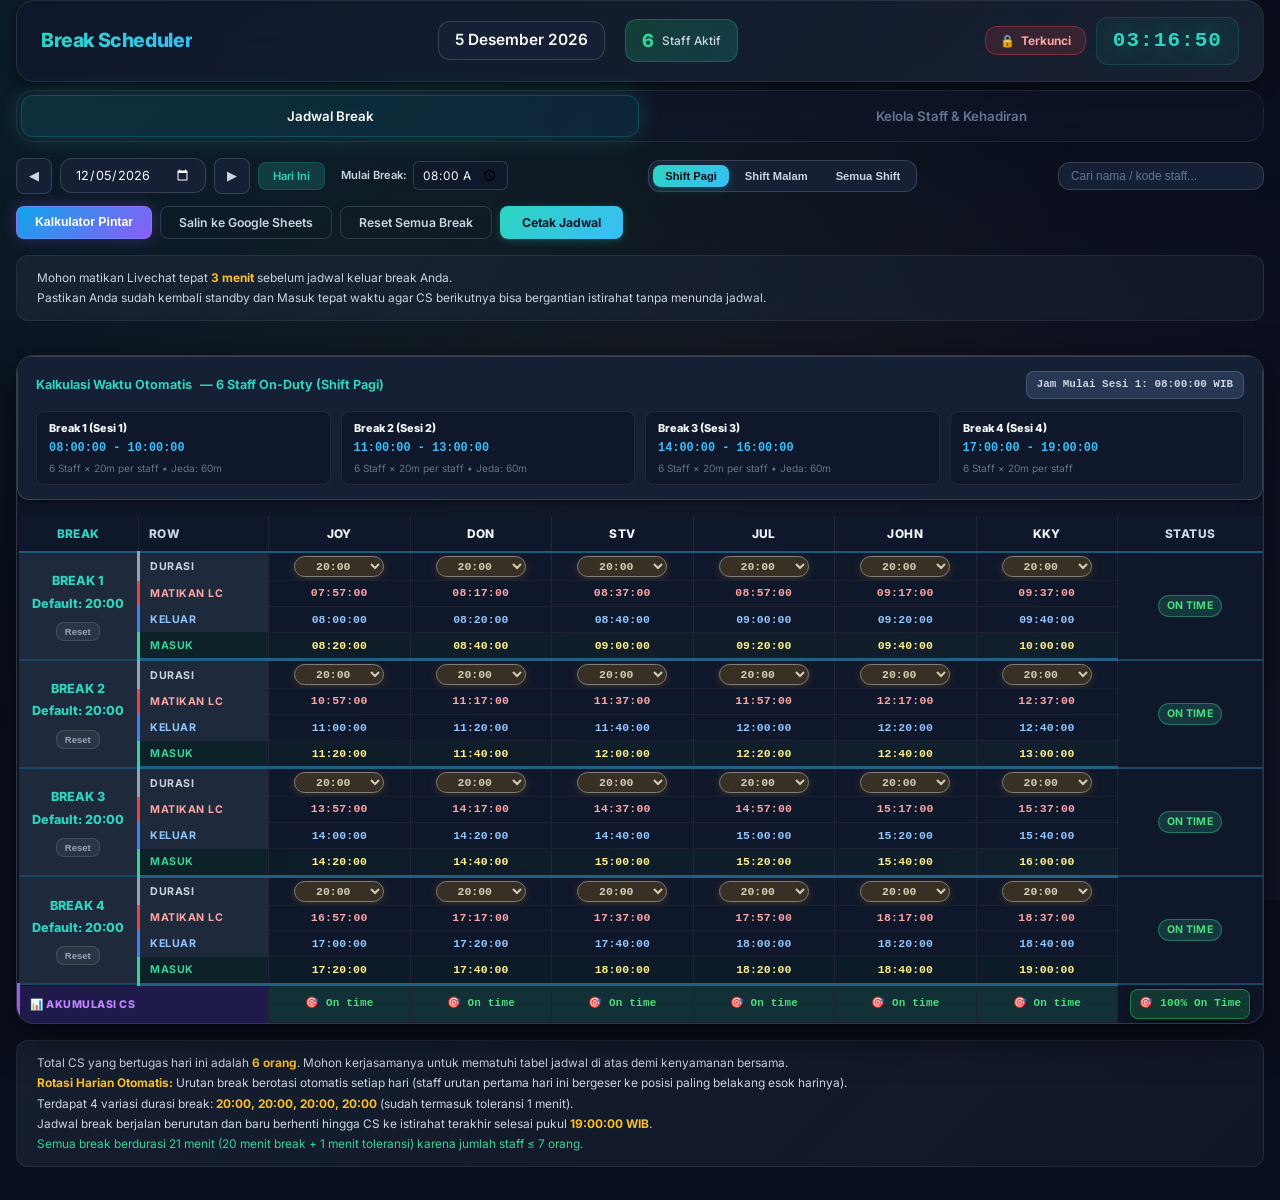
<file: index.html>
<!DOCTYPE html>
<html lang="id">

<head>
  <meta charset="UTF-8">
  <meta name="viewport" content="width=device-width, initial-scale=1.0">
  <title>Break Scheduler — Jadwal Break Staff</title>
  <meta name="description"
    content="Sistem pengaturan jadwal break staff kantor dengan kalkulasi otomatis berdasarkan jumlah staff aktif">
  <link href="https://fonts.googleapis.com/css2?family=Inter:wght@300;400;500;600;700;800;900&display=swap"
    rel="stylesheet">
  <link rel="stylesheet" href="index.css">
</head>

<body>
  <div class="app">
    <!-- ========== Header ========== -->
    <header class="header">
      <div class="header-left">
        <h1 class="logo">

          Break Scheduler
        </h1>
      </div>
      <div class="header-center">
        <div class="header-info">
          <div class="header-date" id="headerDate">—</div>
          <div class="header-badge">
            <span class="badge-count" id="activeCount">0</span>
            <span class="badge-label">Staff Aktif</span>
          </div>
        </div>
      </div>
      <div class="header-right" style="display:flex;align-items:center;gap:10px;">
        <button class="btn-lock locked" id="lockBtn" title="Status Keamanan Mode Edit">
          <span id="lockIcon">🔒</span> <span id="lockText">Terkunci</span>
        </button>
        <div class="clock" id="clock">00:00:00</div>
      </div>
    </header>

    <!-- ========== Navigation ========== -->
    <nav class="nav">
      <button class="nav-tab active" data-tab="schedule" id="navSchedule">
        <span class="nav-label">Jadwal Break</span>
      </button>
      <button class="nav-tab" data-tab="staff" id="navStaff">
        <span class="nav-label">Kelola Staff & Kehadiran</span>
      </button>
    </nav>

    <!-- ========== Tab Content ========== -->
    <main class="main">

      <!-- ===== Schedule Tab ===== -->
      <section class="tab-content active" id="tabSchedule">

        <div class="schedule-header">
          <div class="date-picker">
            <button class="btn-icon" id="prevDay" title="Hari sebelumnya">◀</button>
            <input type="date" id="scheduleDate" class="date-input">
            <button class="btn-icon" id="nextDay" title="Hari berikutnya">▶</button>
            <button class="btn-sm" id="todayBtn">Hari Ini</button>
            <div style="display:flex;align-items:center;gap:6px;margin-left:8px;">
              <label for="customBreakStartTime" style="font-size:0.8rem;color:var(--text-secondary);font-weight:600;">Mulai Break:</label>
              <input type="time" id="customBreakStartTime" class="form-input time-pick" value="08:00" style="padding:4px 8px;font-size:0.85rem;width:95px;background:var(--bg-main);color:var(--text-primary);border:1px solid var(--border-medium);border-radius:6px;" step="300">
            </div>
          </div>

          <div class="shift-filter-group" id="shiftFilterGroup">
            <button type="button" class="btn-shift active" data-shift="pagi">Shift Pagi</button>
            <button type="button" class="btn-shift" data-shift="malam">Shift Malam</button>
            <button type="button" class="btn-shift" data-shift="all">Semua Shift</button>
          </div>

          <div class="schedule-search-box">
            <input type="text" id="scheduleSearchInput" class="search-input" placeholder="Cari nama / kode staff..." autocomplete="off">
          </div>

          <div style="display:flex;gap:8px;flex-wrap:wrap;">
            <button class="btn-smart-calc" id="openSmartCalcBtn"
              title="Kalkulator Pintar untuk Hitung Staff Aktif, Durasi Break & Jarak Interval">
              Kalkulator Pintar
            </button>
            <button class="btn-secondary" id="copySheetBtn"
              title="Salin jadwal untuk ditempel ke Google Sheets / Excel">
              Salin ke Google Sheets
            </button>
            <button class="btn-secondary" id="resetAllBtn" title="Reset seluruh break hari ini ke default">
              Reset Semua Break
            </button>
            <button class="btn-primary" id="printBtn">
              Cetak Jadwal
            </button>
          </div>
        </div>

        <div class="schedule-notes top-notes">
          <p>Mohon matikan Livechat tepat <strong>3 menit</strong> sebelum jadwal keluar break Anda.</p>
          <p>Pastikan Anda sudah kembali standby dan Masuk tepat waktu agar CS berikutnya bisa bergantian istirahat
            tanpa menunda jadwal.</p>
        </div>

        <div class="table-wrapper" id="scheduleTableWrapper">
          <!-- Generated by JavaScript -->
        </div>

        <div class="schedule-notes bottom-notes" id="scheduleFooter">
          <!-- Generated by JavaScript -->
        </div>
      </section>

      <!-- ===== Staff Management Tab ===== -->
      <section class="tab-content" id="tabStaff">
        <div class="staff-section">
          <div class="card">
            <div class="card-header">
              <h2>Tambah Staff Baru</h2>
            </div>
            <div class="card-body">
              <form id="addStaffForm" class="staff-form">
                <div class="form-group">
                  <label for="staffName">Nama / Kode Staff</label>
                  <input type="text" id="staffName" class="form-input" placeholder="Contoh: PAT, KKY, SUN..."
                    maxlength="10" autocomplete="off" required>
                </div>
                <button type="submit" class="btn-primary">Tambah</button>
              </form>
            </div>
          </div>

          <div class="card">
            <div class="card-header" style="flex-wrap:wrap;gap:10px;">
              <h2>Daftar Staff</h2>
              <div style="display:flex;align-items:center;gap:8px;flex-wrap:wrap;">
                <div class="sort-btn-group">
                  <button type="button" class="btn-sm btn-sort" id="sortAzBtn" title="Urutkan berdasarkan Abjad A-Z">A-Z</button>
                  <button type="button" class="btn-sm btn-sort" id="sortZaBtn" title="Urutkan berdasarkan Abjad Z-A">Z-A</button>
                  <button type="button" class="btn-sm btn-sort" id="sortDefaultBtn" title="Kembalikan ke urutan default">Reset Urutan</button>
                </div>
                <input type="text" id="staffSearchInput" class="search-input" placeholder="Cari staff..." style="padding:4px 10px;font-size:0.8rem;border-radius:6px;border:1px solid var(--border-medium);background:var(--bg-main);color:var(--text-primary);width:120px;" autocomplete="off">
                <span class="card-badge" id="staffCountBadge">0 staff</span>
              </div>
            </div>
            <div class="card-body">
              <div class="staff-list" id="staffList">
                <!-- Generated by JavaScript -->
              </div>
            </div>
          </div>
        </div>
      </section>

      <!-- ===== Attendance Tab ===== -->
      <section class="tab-content" id="tabAttendance">
        <div class="attendance-header">
          <div class="month-picker">
            <button class="btn-icon" id="prevMonth" title="Bulan sebelumnya">◀</button>
            <span class="month-label" id="monthLabel">—</span>
            <button class="btn-icon" id="nextMonth" title="Bulan berikutnya">▶</button>
          </div>
          <div class="schedule-search-box">
            <input type="text" id="attendanceSearchInput" class="search-input" placeholder="Cari nama staff..." autocomplete="off">
          </div>
          <div class="attendance-legend">
            <span class="legend-item"><span class="legend-dot masuk"></span> Masuk</span>
            <span class="legend-item"><span class="legend-dot libur"></span> Libur</span>
            <span class="legend-item"><span class="legend-dot cuti"></span> Cuti</span>
          </div>
        </div>

        <div class="table-wrapper" id="attendanceTableWrapper">
          <!-- Generated by JavaScript -->
        </div>

        <div class="attendance-summary" id="attendanceSummary">
          <!-- Generated by JavaScript -->
        </div>
      </section>

    </main>
  </div>

  <!-- ========== Edit Staff Modal ========== -->
  <div class="modal-overlay" id="editModal">
    <div class="modal">
      <div class="modal-header">
        <h3>Edit Staff</h3>
        <button class="modal-close" id="closeEditModal">✕</button>
      </div>
      <div class="modal-body">
        <div class="form-group">
          <label for="editStaffName">Nama / Kode Staff</label>
          <input type="text" id="editStaffName" class="form-input" maxlength="10" required>
        </div>
      </div>
      <div class="modal-footer">
        <button class="btn-secondary" id="cancelEdit">Batal</button>
        <button class="btn-primary" id="saveEdit">Simpan</button>
      </div>
    </div>
  </div>

  <!-- ========== Delete Confirmation Modal ========== -->
  <div class="modal-overlay" id="deleteModal">
    <div class="modal">
      <div class="modal-header">
        <h3>Hapus Staff</h3>
        <button class="modal-close" id="closeDeleteModal">✕</button>
      </div>
      <div class="modal-body">
        <p>Apakah Anda yakin ingin menghapus staff <strong id="deleteStaffName">—</strong>?</p>
        <p style="margin-top:8px;color:var(--text-muted);font-size:0.85rem;">Data kehadiran staff ini juga akan dihapus.
        </p>
      </div>
      <div class="modal-footer">
        <button class="btn-secondary" id="cancelDelete">Batal</button>
        <button class="btn-danger" id="confirmDelete">Hapus</button>
      </div>
    </div>
  </div>

  <!-- ========== Password Auth Modal ========== -->
  <div class="modal-overlay" id="authModal">
    <div class="modal">
      <div class="modal-header">
        <h3>Verifikasi Password Keamanan</h3>
        <button class="modal-close" id="closeAuthModal">✕</button>
      </div>
      <div class="modal-body">
        <p style="margin-bottom:14px;color:var(--text-secondary);font-size:0.9rem;">
          Fitur ini dilindungi. Masukkan password keamanan untuk melakukan perubahan data.
        </p>
        <form id="authForm" onsubmit="return false;">
          <div class="form-group">
            <label for="authPasswordInput">Password Keamanan</label>
            <input type="password" id="authPasswordInput" class="form-input" placeholder="Masukkan password..." required
              autocomplete="current-password">
          </div>
          <div id="authErrorMsg"
            style="display:none;color:var(--red);font-size:0.85rem;margin-top:6px;font-weight:600;">
            Password salah! Silakan coba lagi.
          </div>
        </form>
      </div>
      <div class="modal-footer" style="justify-content:space-between;">
        <button class="btn-sm" id="openChangePassBtn" type="button">Ubah Password</button>
        <div style="display:flex;gap:8px;">
          <button class="btn-secondary" id="cancelAuth" type="button">Batal</button>
          <button class="btn-primary" id="confirmAuth" type="button">Buka Akses</button>
        </div>
      </div>
    </div>
  </div>

  <!-- ========== Change Password Modal ========== -->
  <div class="modal-overlay" id="changePassModal">
    <div class="modal">
      <div class="modal-header">
        <h3>Ubah Password Keamanan</h3>
        <button class="modal-close" id="closeChangePassModal">✕</button>
      </div>
      <div class="modal-body">
        <form id="changePassForm" onsubmit="return false;">
          <div class="form-group">
            <label for="oldPassInput">Password Saat Ini</label>
            <input type="password" id="oldPassInput" class="form-input" placeholder="Password lama..." required>
          </div>
          <div class="form-group">
            <label for="newPassInput">Password Baru</label>
            <input type="password" id="newPassInput" class="form-input" placeholder="Password baru..." required>
          </div>
          <div class="form-group">
            <label for="confirmNewPassInput">Konfirmasi Password Baru</label>
            <input type="password" id="confirmNewPassInput" class="form-input" placeholder="Ulangi password baru..."
              required>
          </div>
          <div id="changePassErrorMsg"
            style="display:none;color:var(--red);font-size:0.85rem;margin-top:6px;font-weight:600;">
            Periksa kembali password Anda!
          </div>
        </form>
      </div>
      <div class="modal-footer">
        <button class="btn-secondary" id="cancelChangePass" type="button">Batal</button>
        <button class="btn-primary" id="saveChangePass" type="button">Simpan Password</button>
      </div>
    </div>
  </div>

  <!-- ========== Supabase Config Modal ========== -->
  <div class="modal-overlay" id="supabaseModal">
    <div class="modal">
      <div class="modal-header">
        <h3>Pengaturan Database Supabase</h3>
        <button class="modal-close" id="closeSupabaseModal">✕</button>
      </div>
      <div class="modal-body">
        <p style="margin-bottom:14px;color:var(--text-secondary);font-size:0.85rem;">
          Hubungkan aplikasi ke Supabase agar seluruh data tersimpan permanen di cloud dan tersinkronisasi otomatis
          antar PC.
        </p>
        <form id="supabaseForm" onsubmit="return false;">
          <div class="form-group">
            <label for="supabaseUrlInput">Supabase Project URL</label>
            <input type="url" id="supabaseUrlInput" class="form-input" placeholder="https://xyz.supabase.co" required>
          </div>
          <div class="form-group">
            <label for="supabaseKeyInput">Supabase Anon Key (API Key)</label>
            <input type="password" id="supabaseKeyInput" class="form-input" placeholder="eyJhbGciOiJIUzI1Ni..."
              required>
          </div>
          <div id="supabaseStatusMsg" style="display:none;font-size:0.85rem;margin-top:6px;font-weight:600;"></div>
        </form>
      </div>
      <div class="modal-footer">
        <button class="btn-secondary" id="cancelSupabase" type="button">Batal</button>
        <button class="btn-primary" id="saveSupabase" type="button">Hubungkan & Simpan</button>
      </div>
    </div>
  </div>

  <!-- ========== Smart Calculator Modal ========== -->
  <div class="modal-overlay" id="smartCalcModal">
    <div class="modal modal-xl">
      <div class="modal-header">
        <div class="modal-title-group">
          <h3>Kalkulator Pintar Durasi & Jarak Break</h3>
          <p class="modal-subtitle">Sistem otomatis menghitung Jumlah Staff Aktif, Durasi Break per Ronde, dan Jarak Durasi Kerja</p>
        </div>
        <button class="modal-close" id="closeSmartCalcModal">✕</button>
      </div>
      <div class="modal-body smart-calc-body">
        
        <!-- Controls & Inputs Row -->
        <div class="smart-calc-controls-grid">
          
          <!-- Control 1: Staff Aktif -->
          <div class="calc-control-card">
            <div class="calc-card-title">
              <span>Staff Aktif</span>
              <button type="button" class="btn-xs btn-outline-teal" id="syncActiveStaffBtn" title="Gunakan jumlah staff yang aktif (status Masuk) pada jadwal hari ini">
                Staff Aktif Hari Ini (<span id="calcActiveTodayCount">0</span>)
              </button>
            </div>
            <div class="calc-input-group">
              <button type="button" class="btn-calc-step" id="calcStaffMinus">—</button>
              <input type="number" id="calcStaffInput" class="calc-number-input" min="1" max="50" value="8">
              <button type="button" class="btn-calc-step" id="calcStaffPlus">+</button>
            </div>
            <div class="preset-pills">
              <span class="preset-label">Pilih Jumlah:</span>
              <button type="button" class="pill-btn" data-staff="5">5</button>
              <button type="button" class="pill-btn" data-staff="6">6</button>
              <button type="button" class="pill-btn" data-staff="7">7</button>
              <button type="button" class="pill-btn active" data-staff="8">8</button>
              <button type="button" class="pill-btn" data-staff="9">9</button>
              <button type="button" class="pill-btn" data-staff="10">10</button>
              <button type="button" class="pill-btn" data-staff="11">11</button>
            </div>
            <div class="active-staff-names-box" id="calcStaffNamesList">
              <!-- Staff badge names -->
            </div>
          </div>

          <!-- Control 2: Parameter Shift & Jam Kerja -->
          <div class="calc-control-card">
            <div class="calc-card-title">Parameter Shift & Jam Kerja</div>
            <div class="shift-select-group">
              <button type="button" class="btn-shift-select active" id="shiftPagi8PresetBtn">Pagi (08:00 - 19:00)</button>
              <button type="button" class="btn-shift-select" id="shiftPagi820PresetBtn">Pagi (08:20 - 19:00)</button>
              <button type="button" class="btn-shift-select" id="shiftMalamPresetBtn">Malam (19:00 - 05:20)</button>
            </div>
            <div class="time-range-picker">
              <div class="time-field">
                <label for="calcStartTime">Mulai Shift</label>
                <input type="time" id="calcStartTime" class="form-input time-pick" value="08:00" step="60">
              </div>
              <div class="time-field">
                <label for="calcEndTime">Selesai Shift</label>
                <input type="time" id="calcEndTime" class="form-input time-pick" value="19:00" step="60">
              </div>
            </div>
            <div class="calc-shift-info" id="calcShiftTotalTimeInfo">
              Total Waktu Shift: <strong>11 Jam 00 Menit</strong> (39.600 Detik)
            </div>
          </div>

          <!-- Control 3: Metode & Jarak Break -->
          <div class="calc-control-card">
            <div class="calc-card-title">Metode & Jarak Sesi Break</div>
            <div class="form-group-compact">
              <label for="calcRoundsCount">Jumlah Ronde Break</label>
              <select id="calcRoundsCount" class="form-select">
                <option value="4" selected>4 Ronde (Standard Full Shift)</option>
                <option value="3">3 Ronde</option>
                <option value="2">2 Ronde</option>
              </select>
            </div>
            <div class="form-group-compact">
              <label for="calcDistMode">Metode Pembagian Durasi</label>
              <select id="calcDistMode" class="form-select">
                <option value="auto" selected>Otomatis (Proporsional / Arithmetic)</option>
                <option value="equal">Sama Rata (Equal Split)</option>
                <option value="custom">Kustom Menit per Ronde</option>
              </select>
            </div>
            <div class="form-group-compact">
              <label for="calcStaffGap">Jarak Pergantian CS (Estafet)</label>
              <select id="calcStaffGap" class="form-select">
                <option value="0" selected>0 Menit (Langsung Sambung / Estafet)</option>
                <option value="2">2 Menit Jeda CS</option>
                <option value="3">3 Menit Jeda CS</option>
                <option value="5">5 Menit Jeda CS</option>
              </select>
            </div>
            <div class="form-group-compact">
              <label for="calcGapBuffer">Jarak Antar Blok Ronde</label>
              <select id="calcGapBuffer" class="form-select">
                <option value="auto" selected>Auto-Fit (Pas Tepat Jam Selesai 19:00)</option>
                <option value="0">0 Menit (Tanpa Jeda Blok)</option>
                <option value="15">15 Menit Jeda Blok</option>
                <option value="30">30 Menit Jeda Blok</option>
                <option value="45">45 Menit Jeda Blok</option>
                <option value="60">60 Menit (1 Jam Jeda Blok)</option>
              </select>
            </div>
          </div>

        </div>

        <!-- Custom Durations Inputs Container (Hidden by default unless custom is picked) -->
        <div class="custom-durations-row" id="customDurationsBox" style="display:none;">
          <div class="custom-dur-title">Durasi Menit Manual Per Ronde:</div>
          <div class="custom-dur-inputs">
            <div class="custom-dur-item">
              <label>Break 1 (min)</label>
              <input type="number" id="customDurR1" class="form-input dur-num" value="20" min="1" max="120">
            </div>
            <div class="custom-dur-item">
              <label>Break 2 (min)</label>
              <input type="number" id="customDurR2" class="form-input dur-num" value="18" min="1" max="120">
            </div>
            <div class="custom-dur-item">
              <label>Break 3 (min)</label>
              <input type="number" id="customDurR3" class="form-input dur-num" value="17" min="1" max="120">
            </div>
            <div class="custom-dur-item">
              <label>Break 4 (min)</label>
              <input type="number" id="customDurR4" class="form-input dur-num" value="15" min="1" max="120">
            </div>
          </div>
        </div>

        <!-- Live Calculation Results Dashboard -->
        <div class="smart-calc-results-section" id="smartCalcResultsBox">
          <!-- Dynamically Generated Results -->
        </div>

      </div>
      <div class="modal-footer" style="justify-content:space-between;">
        <button type="button" class="btn-secondary" id="copyCalcSummaryBtn">
          Salin Ringkasan Hasil
        </button>
        <div style="display:flex;gap:10px;">
          <button type="button" class="btn-secondary" id="cancelSmartCalc">Tutup</button>
          <button type="button" class="btn-primary btn-glow" id="applySmartCalcBtn">
            Terapkan ke Jadwal Break
          </button>
        </div>
      </div>
    </div>
  </div>

  <!-- ========== Toast Container ========== -->
  <div class="toast-container" id="toastContainer"></div>

  <script src="app.js"></script>
</body>

</html>
</file>
<file: index.css>
/* ============================================
   CSS Custom Properties
   ============================================ */
:root {
  /* Colors - Dark Theme */
  --bg-deepest: #060a13;
  --bg-deep: #0a0f1e;
  --bg-main: #0f172a;
  --bg-card: #1e293b;
  --bg-card-hover: #263549;
  --bg-elevated: #334155;

  /* Accent Colors */
  --teal: #14b8a6;
  --teal-dim: rgba(20, 184, 166, 0.15);
  --teal-glow: rgba(20, 184, 166, 0.3);
  --cyan: #06b6d4;
  --cyan-dim: rgba(6, 182, 212, 0.12);
  --amber: #f59e0b;
  --amber-dim: rgba(245, 158, 11, 0.15);
  --amber-glow: rgba(245, 158, 11, 0.25);
  --green: #22c55e;
  --green-dim: rgba(34, 197, 94, 0.15);
  --red: #ef4444;
  --red-dim: rgba(239, 68, 68, 0.15);
  --purple: #a78bfa;
  --purple-dim: rgba(167, 139, 250, 0.15);
  --blue: #3b82f6;

  /* Text */
  --text-primary: #f1f5f9;
  --text-secondary: #94a3b8;
  --text-muted: #64748b;
  --text-inverse: #0f172a;

  /* Borders */
  --border-subtle: rgba(148, 163, 184, 0.1);
  --border-medium: rgba(148, 163, 184, 0.2);
  --border-strong: rgba(148, 163, 184, 0.3);

  /* Shadows */
  --shadow-sm: 0 1px 3px rgba(0, 0, 0, 0.3);
  --shadow-md: 0 4px 12px rgba(0, 0, 0, 0.4);
  --shadow-lg: 0 8px 32px rgba(0, 0, 0, 0.5);
  --shadow-glow-teal: 0 0 20px rgba(20, 184, 166, 0.15);
  --shadow-glow-amber: 0 0 20px rgba(245, 158, 11, 0.15);

  /* Typography */
  --font-sans: 'Inter', -apple-system, BlinkMacSystemFont, 'Segoe UI', sans-serif;
  --font-mono: 'JetBrains Mono', 'Fira Code', 'Cascadia Code', 'Consolas', monospace;

  /* Spacing */
  --radius-sm: 6px;
  --radius-md: 10px;
  --radius-lg: 16px;
  --radius-xl: 24px;

  /* Transitions */
  --transition-fast: 150ms ease;
  --transition-normal: 250ms ease;
  --transition-slow: 400ms cubic-bezier(0.4, 0, 0.2, 1);
}

/* ============================================
   Reset & Base
   ============================================ */
*,
*::before,
*::after {
  margin: 0;
  padding: 0;
  box-sizing: border-box;
}

html {
  font-size: 14px;
  scroll-behavior: smooth;
}

body {
  font-family: var(--font-sans);
  background: var(--bg-deep);
  color: var(--text-primary);
  line-height: 1.6;
  min-height: 100vh;
  -webkit-font-smoothing: antialiased;
  -moz-osx-font-smoothing: grayscale;
}

/* Background gradient */
body::before {
  content: '';
  position: fixed;
  top: 0;
  left: 0;
  right: 0;
  bottom: 0;
  background:
    radial-gradient(ellipse at 20% 0%, rgba(20, 184, 166, 0.06) 0%, transparent 60%),
    radial-gradient(ellipse at 80% 100%, rgba(245, 158, 11, 0.04) 0%, transparent 60%);
  pointer-events: none;
  z-index: 0;
}

.app {
  position: relative;
  z-index: 1;
  max-width: 1440px;
  margin: 0 auto;
  padding: 0 16px;
}

/* ============================================
   Header
   ============================================ */
.header {
  display: flex;
  align-items: center;
  justify-content: space-between;
  padding: 16px 24px;
  margin-bottom: 8px;
  background: linear-gradient(135deg, rgba(15, 23, 42, 0.9), rgba(30, 41, 59, 0.7));
  backdrop-filter: blur(20px);
  border: 1px solid var(--border-subtle);
  border-radius: var(--radius-lg);
  box-shadow: var(--shadow-md);
}

.header-left {
  flex-shrink: 0;
}

.logo {
  display: flex;
  align-items: center;
  gap: 10px;
  font-size: 1.4rem;
  font-weight: 800;
  letter-spacing: -0.02em;
  background: linear-gradient(135deg, var(--teal), var(--cyan));
  -webkit-background-clip: text;
  -webkit-text-fill-color: transparent;
  background-clip: text;
}

.logo-icon {
  font-size: 1.6rem;
  -webkit-text-fill-color: initial;
}

.header-center {
  flex: 1;
  display: flex;
  justify-content: center;
}

.header-info {
  display: flex;
  align-items: center;
  gap: 20px;
}

.header-date {
  font-size: 1.1rem;
  font-weight: 600;
  color: var(--text-primary);
  padding: 6px 16px;
  background: var(--bg-card);
  border: 1px solid var(--border-medium);
  border-radius: var(--radius-md);
}

.header-badge {
  display: flex;
  align-items: center;
  gap: 8px;
  padding: 6px 16px;
  background: linear-gradient(135deg, rgba(34, 197, 94, 0.2), rgba(20, 184, 166, 0.2));
  border: 1px solid rgba(34, 197, 94, 0.3);
  border-radius: var(--radius-md);
}

.cloud-badge {
  transition: all var(--transition-fast);
}

.cloud-badge.cloud-online {
  background: linear-gradient(135deg, rgba(6, 182, 212, 0.2), rgba(59, 130, 246, 0.2));
  border: 1px solid rgba(6, 182, 212, 0.35);
  color: #38bdf8;
}

.cloud-badge.cloud-syncing {
  background: linear-gradient(135deg, rgba(245, 158, 11, 0.2), rgba(217, 119, 6, 0.2));
  border: 1px solid rgba(245, 158, 11, 0.35);
  color: #fbbf24;
}

.cloud-badge.cloud-offline {
  background: linear-gradient(135deg, rgba(148, 163, 184, 0.15), rgba(71, 85, 105, 0.2));
  border: 1px solid rgba(148, 163, 184, 0.3);
  color: #94a3b8;
}

.cloud-icon {
  font-size: 1.1rem;
}

.badge-count {
  font-size: 1.3rem;
  font-weight: 800;
  color: var(--green);
}

.badge-label {
  font-size: 0.85rem;
  color: var(--text-secondary);
  font-weight: 500;
}

.header-right {
  flex-shrink: 0;
}

.clock {
  font-family: var(--font-mono);
  font-size: 1.5rem;
  font-weight: 700;
  color: var(--teal);
  letter-spacing: 0.05em;
  padding: 6px 16px;
  background: rgba(20, 184, 166, 0.08);
  border: 1px solid rgba(20, 184, 166, 0.2);
  border-radius: var(--radius-md);
  text-shadow: 0 0 20px rgba(20, 184, 166, 0.4);
}

/* ============================================
   Navigation
   ============================================ */
.nav {
  display: flex;
  gap: 4px;
  padding: 4px;
  margin-bottom: 16px;
  background: rgba(15, 23, 42, 0.6);
  border: 1px solid var(--border-subtle);
  border-radius: var(--radius-lg);
  backdrop-filter: blur(10px);
}

.nav-tab {
  flex: 1;
  display: flex;
  align-items: center;
  justify-content: center;
  gap: 8px;
  padding: 12px 20px;
  background: transparent;
  border: none;
  border-radius: var(--radius-md);
  color: var(--text-muted);
  font-family: var(--font-sans);
  font-size: 0.95rem;
  font-weight: 600;
  cursor: pointer;
  transition: all var(--transition-normal);
  position: relative;
}

.nav-tab:hover {
  color: var(--text-secondary);
  background: rgba(148, 163, 184, 0.05);
}

.nav-tab.active {
  color: var(--text-primary);
  background: linear-gradient(135deg, rgba(20, 184, 166, 0.15), rgba(6, 182, 212, 0.1));
  border: 1px solid rgba(20, 184, 166, 0.25);
  box-shadow: var(--shadow-glow-teal);
}

.nav-icon {
  font-size: 1.1rem;
}

/* ============================================
   Main Content
   ============================================ */
.main {
  min-height: 60vh;
}

.tab-content {
  display: none;
  animation: fadeIn 0.3s ease;
}

.tab-content.active {
  display: block;
}

@keyframes fadeIn {
  from { opacity: 0; transform: translateY(8px); }
  to { opacity: 1; transform: translateY(0); }
}

/* ============================================
   Cards
   ============================================ */
.card {
  background: linear-gradient(135deg, rgba(30, 41, 59, 0.8), rgba(30, 41, 59, 0.5));
  backdrop-filter: blur(16px);
  border: 1px solid var(--border-subtle);
  border-radius: var(--radius-lg);
  box-shadow: var(--shadow-md);
  overflow: hidden;
  margin-bottom: 16px;
}

.card-header {
  display: flex;
  align-items: center;
  justify-content: space-between;
  padding: 16px 20px;
  border-bottom: 1px solid var(--border-subtle);
  background: rgba(15, 23, 42, 0.3);
}

.card-header h2 {
  font-size: 1.1rem;
  font-weight: 700;
  color: var(--text-primary);
}

.card-badge {
  font-size: 0.8rem;
  font-weight: 600;
  color: var(--teal);
  padding: 4px 12px;
  background: var(--teal-dim);
  border: 1px solid rgba(20, 184, 166, 0.2);
  border-radius: 20px;
}

.card-body {
  padding: 20px;
}

/* ============================================
   Buttons
   ============================================ */
.btn-primary {
  display: inline-flex;
  align-items: center;
  gap: 6px;
  padding: 10px 20px;
  background: linear-gradient(135deg, var(--teal), #0d9488);
  color: white;
  border: none;
  border-radius: var(--radius-md);
  font-family: var(--font-sans);
  font-size: 0.9rem;
  font-weight: 600;
  cursor: pointer;
  transition: all var(--transition-fast);
  box-shadow: 0 2px 8px rgba(20, 184, 166, 0.3);
}

.btn-primary:hover {
  transform: translateY(-1px);
  box-shadow: 0 4px 16px rgba(20, 184, 166, 0.4);
}

.btn-primary:active {
  transform: translateY(0);
}

.btn-secondary {
  display: inline-flex;
  align-items: center;
  gap: 6px;
  padding: 10px 20px;
  background: var(--bg-card);
  color: var(--text-secondary);
  border: 1px solid var(--border-medium);
  border-radius: var(--radius-md);
  font-family: var(--font-sans);
  font-size: 0.9rem;
  font-weight: 600;
  cursor: pointer;
  transition: all var(--transition-fast);
}

.btn-secondary:hover {
  background: var(--bg-card-hover);
  color: var(--text-primary);
}

.btn-danger {
  display: inline-flex;
  align-items: center;
  gap: 6px;
  padding: 10px 20px;
  background: linear-gradient(135deg, var(--red), #dc2626);
  color: white;
  border: none;
  border-radius: var(--radius-md);
  font-family: var(--font-sans);
  font-size: 0.9rem;
  font-weight: 600;
  cursor: pointer;
  transition: all var(--transition-fast);
  box-shadow: 0 2px 8px rgba(239, 68, 68, 0.3);
}

.btn-danger:hover {
  transform: translateY(-1px);
  box-shadow: 0 4px 16px rgba(239, 68, 68, 0.4);
}

.btn-icon {
  display: inline-flex;
  align-items: center;
  justify-content: center;
  width: 36px;
  height: 36px;
  background: var(--bg-card);
  color: var(--text-secondary);
  border: 1px solid var(--border-medium);
  border-radius: var(--radius-sm);
  font-size: 0.9rem;
  cursor: pointer;
  transition: all var(--transition-fast);
}

.btn-icon:hover {
  background: var(--bg-card-hover);
  color: var(--text-primary);
  border-color: var(--border-strong);
}

.btn-sm {
  padding: 6px 14px;
  background: var(--teal-dim);
  color: var(--teal);
  border: 1px solid rgba(20, 184, 166, 0.2);
  border-radius: var(--radius-sm);
  font-family: var(--font-sans);
  font-size: 0.8rem;
  font-weight: 600;
  cursor: pointer;
  transition: all var(--transition-fast);
}

.btn-sm:hover {
  background: rgba(20, 184, 166, 0.25);
}

/* Lock/Unlock Button */
.btn-lock {
  display: inline-flex;
  align-items: center;
  gap: 6px;
  padding: 6px 14px;
  border-radius: var(--radius-md);
  font-family: var(--font-sans);
  font-size: 0.85rem;
  font-weight: 700;
  cursor: pointer;
  transition: all var(--transition-fast);
  outline: none;
}

.btn-lock.locked {
  background: rgba(239, 68, 68, 0.15);
  color: #fca5a5;
  border: 1px solid rgba(239, 68, 68, 0.35);
}

.btn-lock.locked:hover {
  background: rgba(239, 68, 68, 0.25);
  color: #ffffff;
  box-shadow: 0 0 12px rgba(239, 68, 68, 0.3);
}

.btn-lock.unlocked {
  background: rgba(34, 197, 94, 0.18);
  color: #4ade80;
  border: 1px solid rgba(34, 197, 94, 0.4);
}

.btn-lock.unlocked:hover {
  background: rgba(34, 197, 94, 0.3);
  color: #ffffff;
  box-shadow: 0 0 12px rgba(34, 197, 94, 0.3);
}

/* Small action buttons for staff list */
.btn-action {
  display: inline-flex;
  align-items: center;
  justify-content: center;
  width: 32px;
  height: 32px;
  background: transparent;
  color: var(--text-muted);
  border: 1px solid var(--border-subtle);
  border-radius: var(--radius-sm);
  font-size: 0.85rem;
  cursor: pointer;
  transition: all var(--transition-fast);
}

.btn-action:hover {
  background: var(--bg-card);
  color: var(--text-primary);
  border-color: var(--border-medium);
}

.btn-action.edit:hover {
  color: var(--amber);
  border-color: rgba(245, 158, 11, 0.3);
  background: var(--amber-dim);
}

.btn-action.delete:hover {
  color: var(--red);
  border-color: rgba(239, 68, 68, 0.3);
  background: var(--red-dim);
}

.btn-action.up:hover,
.btn-action.down:hover {
  color: var(--teal);
  border-color: rgba(20, 184, 166, 0.3);
  background: var(--teal-dim);
}

/* ============================================
   Forms
   ============================================ */
.form-group {
  margin-bottom: 16px;
}

.form-group label {
  display: block;
  font-size: 0.85rem;
  font-weight: 600;
  color: var(--text-secondary);
  margin-bottom: 6px;
}

.form-input {
  width: 100%;
  padding: 10px 14px;
  background: var(--bg-main);
  color: var(--text-primary);
  border: 1px solid var(--border-medium);
  border-radius: var(--radius-md);
  font-family: var(--font-sans);
  font-size: 0.95rem;
  transition: all var(--transition-fast);
  outline: none;
}

.form-input:focus {
  border-color: var(--teal);
  box-shadow: 0 0 0 3px rgba(20, 184, 166, 0.15);
}

.form-input::placeholder {
  color: var(--text-muted);
}

.staff-form {
  display: flex;
  gap: 12px;
  align-items: flex-end;
}

.staff-form .form-group {
  flex: 1;
  margin-bottom: 0;
}

/* ============================================
   Schedule Tab
   ============================================ */
.schedule-header {
  display: flex;
  align-items: center;
  justify-content: space-between;
  margin-bottom: 16px;
  flex-wrap: wrap;
  gap: 12px;
}

.date-picker {
  display: flex;
  align-items: center;
  gap: 8px;
}

.date-input {
  padding: 8px 14px;
  background: var(--bg-card);
  color: var(--text-primary);
  border: 1px solid var(--border-medium);
  border-radius: var(--radius-md);
  font-family: var(--font-sans);
  font-size: 0.9rem;
  outline: none;
  cursor: pointer;
  transition: all var(--transition-fast);
}

.date-input:focus {
  border-color: var(--teal);
}

/* Color scheme for date input */
.date-input::-webkit-calendar-picker-indicator {
  filter: invert(1);
  cursor: pointer;
}

.schedule-notes {
  padding: 12px 20px;
  background: linear-gradient(135deg, rgba(30, 41, 59, 0.6), rgba(30, 41, 59, 0.3));
  border: 1px solid var(--border-subtle);
  border-radius: var(--radius-md);
  margin-bottom: 16px;
}

.schedule-notes p {
  font-size: 0.85rem;
  color: var(--text-secondary);
  line-height: 1.7;
}

.schedule-notes strong {
  color: var(--amber);
}

.bottom-notes {
  margin-top: 16px;
  margin-bottom: 24px;
}

/* ============================================
   CSS Custom Properties
   ============================================ */
:root {
  /* Colors - Dark Deep Space Theme */
  --bg-deepest: #050811;
  --bg-deep: #0a0f1d;
  --bg-main: #0f172a;
  --bg-card: #162035;
  --bg-card-hover: #1e2c47;
  --bg-elevated: #283754;

  /* Vibrant Aesthetic Accents */
  --teal: #2dd4bf;
  --teal-dim: rgba(45, 212, 191, 0.18);
  --teal-glow: rgba(45, 212, 191, 0.35);
  --cyan: #38bdf8;
  --cyan-dim: rgba(56, 189, 248, 0.15);
  --amber: #fbbf24;
  --amber-dim: rgba(251, 191, 36, 0.18);
  --amber-glow: rgba(251, 191, 36, 0.35);
  --green: #34d399;
  --green-dim: rgba(52, 211, 153, 0.18);
  --green-glow: rgba(52, 211, 153, 0.35);
  --rose: #fb7185;
  --rose-dim: rgba(251, 113, 133, 0.18);
  --red: #f87171;
  --red-dim: rgba(248, 113, 113, 0.18);
  --purple: #c084fc;
  --purple-dim: rgba(192, 132, 252, 0.18);
  --indigo: #818cf8;
  --blue: #60a5fa;

  /* Text */
  --text-primary: #f8fafc;
  --text-secondary: #cbd5e1;
  --text-muted: #64748b;
  --text-inverse: #0b0f19;

  /* Borders */
  --border-subtle: rgba(255, 255, 255, 0.08);
  --border-medium: rgba(255, 255, 255, 0.15);
  --border-strong: rgba(255, 255, 255, 0.25);

  /* Shadows */
  --shadow-sm: 0 2px 4px rgba(0, 0, 0, 0.4);
  --shadow-md: 0 6px 16px rgba(0, 0, 0, 0.5);
  --shadow-lg: 0 12px 40px rgba(0, 0, 0, 0.6);
  --shadow-glow-teal: 0 0 24px rgba(45, 212, 191, 0.2);
  --shadow-glow-amber: 0 0 24px rgba(251, 191, 36, 0.2);

  /* Typography */
  --font-sans: 'Inter', -apple-system, BlinkMacSystemFont, 'Segoe UI', sans-serif;
  --font-mono: 'JetBrains Mono', 'Fira Code', 'Cascadia Code', 'Consolas', monospace;

  /* Spacing */
  --radius-sm: 8px;
  --radius-md: 12px;
  --radius-lg: 18px;
  --radius-xl: 26px;

  /* Transitions */
  --transition-fast: 150ms ease;
  --transition-normal: 250ms ease;
  --transition-slow: 400ms cubic-bezier(0.4, 0, 0.2, 1);
}

/* ============================================
   Reset & Base
   ============================================ */
*,
*::before,
*::after {
  margin: 0;
  padding: 0;
  box-sizing: border-box;
}

html {
  font-size: 14px;
  scroll-behavior: smooth;
}

body {
  font-family: var(--font-sans);
  background: var(--bg-deep);
  color: var(--text-primary);
  line-height: 1.6;
  min-height: 100vh;
  -webkit-font-smoothing: antialiased;
  -moz-osx-font-smoothing: grayscale;
}

/* Ambient Background Gradient Mesh */
body::before {
  content: '';
  position: fixed;
  top: 0;
  left: 0;
  right: 0;
  bottom: 0;
  background:
    radial-gradient(ellipse at 15% 0%, rgba(45, 212, 191, 0.08) 0%, transparent 60%),
    radial-gradient(ellipse at 85% 100%, rgba(192, 132, 252, 0.06) 0%, transparent 60%),
    radial-gradient(ellipse at 50% 50%, rgba(251, 191, 36, 0.04) 0%, transparent 70%);
  pointer-events: none;
  z-index: 0;
}

.schedule-notes.top-notes {
  margin-bottom: 34px !important;
  position: relative;
  z-index: 1;
}

#scheduleTableWrapper {
  position: relative;
  z-index: 20;
}

.table-wrapper {
  overflow-x: auto;
  overflow-y: visible !important;
  border-radius: var(--radius-lg);
  border: 1px solid var(--border-medium);
  box-shadow: var(--shadow-lg);
  scrollbar-width: thin;
  scrollbar-color: var(--bg-elevated) var(--bg-main);
  background: rgba(15, 23, 42, 0.6);
  backdrop-filter: blur(12px);
}

.table-wrapper::-webkit-scrollbar {
  height: 8px;
}

.table-wrapper::-webkit-scrollbar-track {
  background: var(--bg-main);
  border-radius: 4px;
}

.table-wrapper::-webkit-scrollbar-thumb {
  background: var(--bg-elevated);
  border-radius: 4px;
}

.schedule-table {
  width: 100%;
  table-layout: fixed;
  border-collapse: collapse;
  font-size: 0.9rem;
}

.schedule-table th,
.schedule-table td {
  overflow: hidden;
  text-overflow: ellipsis;
}

.schedule-table thead th {
  position: sticky;
  top: 0;
  z-index: 10;
  padding: 14px 8px;
  background: linear-gradient(180deg, #131c31, #18243f);
  color: var(--text-primary);
  font-weight: 800;
  text-align: center;
  border-bottom: 2px solid rgba(56, 189, 248, 0.4);
  font-size: 0.95rem;
  letter-spacing: 0.04em;
  white-space: nowrap;
}

.schedule-table thead th.break-col {
  text-align: center;
  width: 120px;
  color: var(--teal);
  background: #0f172a;
}

.schedule-table thead th.label-col {
  text-align: left;
  width: 130px;
  padding-left: 10px;
  background: #0f172a;
  color: #cbd5e1;
}

.schedule-table thead th.staff-col {
  width: auto;
  color: #f1f5f9;
  background: #0f172a;
}

.schedule-table thead th.status-col,
.schedule-table thead th.action-col {
  text-align: center;
  width: 145px;
  color: #cbd5e1;
  background: #0f172a;
}

/* Vertical Block Cells (rowspan=4) */
.break-block-cell {
  background: #1e293b !important;
  color: var(--teal) !important;
  border-right: 1px solid rgba(255, 255, 255, 0.1);
  border-bottom: 2px solid rgba(56, 189, 248, 0.3) !important;
  text-align: center;
  vertical-align: middle;
  padding: 8px 12px !important;
  font-weight: 800;
}

.break-block-info {
  display: flex;
  flex-direction: column;
  align-items: center;
  gap: 2px;
}

.break-block-info .btn-reset-round {
  margin-top: 6px;
  font-size: 0.68rem;
  padding: 3px 8px;
  background: rgba(255, 255, 255, 0.06);
  color: #94a3b8;
  border: 1px solid rgba(255, 255, 255, 0.12);
  border-radius: var(--radius-sm);
  cursor: pointer;
  font-weight: 700;
  white-space: nowrap;
  transition: all var(--transition-fast);
}

.break-block-info .btn-reset-round:hover {
  background: rgba(239, 68, 68, 0.25);
  color: #fca5a5;
  border-color: #ef4444;
}

.block-status-cell {
  background: #0f172a !important;
  border-left: 1px solid rgba(255, 255, 255, 0.08);
  border-right: 1px solid rgba(255, 255, 255, 0.08);
  border-bottom: 2px solid rgba(56, 189, 248, 0.3) !important;
  text-align: center;
  vertical-align: middle;
  padding: 4px 6px !important;
}

.block-reset-cell {
  background: #0f172a !important;
  border-bottom: 2px solid rgba(56, 189, 248, 0.3) !important;
  text-align: center;
  vertical-align: middle;
  padding: 8px 12px !important;
}

.block-reset-cell .btn-reset-round {
  font-size: 0.72rem;
  padding: 5px 10px;
  background: rgba(255, 255, 255, 0.06);
  color: #f1f5f9;
  border: 1px solid rgba(255, 255, 255, 0.15);
  border-radius: var(--radius-sm);
  cursor: pointer;
  font-weight: 700;
  white-space: nowrap;
  transition: all var(--transition-fast);
}

.block-reset-cell .btn-reset-round:hover {
  background: rgba(239, 68, 68, 0.25);
  color: #fca5a5;
  border-color: #ef4444;
}

.summary-empty-cell {
  background: #0f172a !important;
}

/* Data rows - Clean Minimalist Matte Theme */
.schedule-table .label-cell {
  padding: 8px 12px;
  font-weight: 700;
  font-size: 0.78rem;
  letter-spacing: 0.05em;
  white-space: nowrap;
  text-transform: uppercase;
  background: #1e293b;
}

.schedule-table .time-cell {
  padding: 4px 6px !important;
  text-align: center;
  font-family: var(--font-mono);
  font-size: 0.82rem;
  font-weight: 600;
  letter-spacing: 0.02em;
  white-space: nowrap;
  background: #0f172a;
  border-bottom: 1px solid rgba(255, 255, 255, 0.05);
}

/* Active Break Block Highlighting */
tr.active-break-block {
  background: rgba(56, 189, 248, 0.08) !important;
}

td.break-block-cell.active-break-block {
  background: linear-gradient(135deg, rgba(14, 165, 233, 0.28), rgba(15, 23, 42, 0.95)) !important;
  border-left: 4px solid #38bdf8 !important;
  box-shadow: inset 0 0 20px rgba(56, 189, 248, 0.25) !important;
}

td.block-status-cell.active-break-block {
  background: rgba(56, 189, 248, 0.12) !important;
}

tr.active-break-block .label-cell {
  filter: brightness(1.3);
  font-weight: 800;
}

tr.active-break-block .time-cell {
  background: rgba(30, 41, 59, 0.75) !important;
}

.live-block-badge {
  display: inline-block;
  font-size: 0.68rem;
  font-weight: 800;
  color: #38bdf8;
  background: rgba(56, 189, 248, 0.2);
  border: 1px solid rgba(56, 189, 248, 0.6);
  border-radius: 12px;
  padding: 2px 8px;
  margin-top: 4px;
  letter-spacing: 0.04em;
  animation: pulseGlow 2s infinite ease-in-out;
}

@keyframes pulseGlow {
  0% { box-shadow: 0 0 4px rgba(56, 189, 248, 0.3); opacity: 0.85; }
  50% { box-shadow: 0 0 12px rgba(56, 189, 248, 0.8); opacity: 1; }
  100% { box-shadow: 0 0 4px rgba(56, 189, 248, 0.3); opacity: 0.85; }
}

/* Row 1: DURASI - Minimal Slate */
.row-durasi .label-cell {
  color: #cbd5e1;
  border-left: 3px solid #94a3b8;
}

.row-durasi .time-cell {
  color: #f1f5f9;
}

.duration-select {
  background: rgba(245, 158, 11, 0.18) !important;
  color: #d1cdb5 !important;
  border: 1px solid #7f7f7f !important;
  border-radius: 50px !important;
  padding: 2px 1px !important;
  font-family: var(--font-mono) !important;
  font-size: 0.82rem !important;
  font-weight: 700 !important;
  cursor: pointer;
  outline: none;
  transition: all var(--transition-fast);
  width: 100%;
  max-width: 90px;
  text-align: center;
  box-shadow: 0 2px 8px rgba(245, 158, 11, 0.2);
}

.duration-select:hover,
.duration-select:focus {
  background: rgba(245, 158, 11, 0.35) !important;
  border-color: #f59e0b !important;
  color: #ffffff !important;
  box-shadow: 0 0 12px rgba(245, 158, 11, 0.4) !important;
}

.duration-select option {
  background-color: #0f172a !important;
  color: #ffffff !important;
  font-family: var(--font-mono) !important;
  font-weight: 700 !important;
  padding: 8px !important;
}

/* Row 2: MATIKAN LC - Minimal Rose Red 🔴 */
.row-matikan .label-cell {
  color: #fca5a5;
  border-left: 3px solid #ef4444;
}

.row-matikan .time-cell {
  color: #fca5a5;
}

/* Row 3: KELUAR - Minimal Sky Blue 🚶 */
.row-keluar .label-cell {
  color: #93c5fd;
  border-left: 3px solid #3b82f6;
}

.row-keluar .time-cell {
  color: #93c5fd;
}

/* Block separator line after MASUK row */
.row-masuk td {
  border-bottom: 3px solid rgba(56, 189, 248, 0.45) !important;
}

.time-input {
  background: transparent;
  color: #93c5fd;
  border: 1px solid transparent;
  border-radius: var(--radius-sm);
  padding: 3px 4px;
  font-family: var(--font-mono);
  font-size: 0.82rem;
  font-weight: 600;
  cursor: pointer;
  outline: none;
  transition: all var(--transition-fast);
  width: 100%;
  max-width: 85px;
  text-align: center;
  box-shadow: none;
}

.time-input.masuk-input {
  color: #fef08a;
  background: transparent;
  border: 1px solid transparent;
}

.time-input:hover,
.time-input:focus {
  background: #1e293b !important;
  border-color: #38bdf8 !important;
  color: #ffffff !important;
}

.time-input.masuk-input:hover,
.time-input.masuk-input:focus {
  background: #1e293b !important;
  border-color: #fde047 !important;
  color: #ffffff !important;
}

/* Hover duration balloon on MASUK row */
.masuk-cell {
  position: relative;
}

.masuk-cell:hover::after {
  content: attr(data-duration);
  position: absolute;
  bottom: calc(100% + 2px);
  left: 50%;
  transform: translateX(-50%);
  background: #0f172a;
  color: #fde047;
  border: 1px solid rgba(253, 224, 71, 0.6);
  border-radius: var(--radius-sm);
  padding: 3px 8px;
  font-family: var(--font-mono);
  font-size: 0.74rem;
  font-weight: 800;
  white-space: nowrap;
  box-shadow: 0 4px 14px rgba(0, 0, 0, 0.8);
  z-index: 200;
  pointer-events: none;
  animation: fadeIn 0.15s ease;
}

.masuk-cell:hover::before {
  content: '';
  position: absolute;
  bottom: 100%;
  left: 50%;
  transform: translateX(-50%);
  border-width: 4px;
  border-style: solid;
  border-color: rgba(253, 224, 71, 0.6) transparent transparent transparent;
  z-index: 200;
  pointer-events: none;
}



/* Clickable Staff Name Headers & Floating Hover/Pin Popover */
.schedule-table thead th.staff-col.clickable-staff {
  position: relative;
  cursor: pointer;
  user-select: none;
  transition: all var(--transition-fast);
  z-index: 100 !important;
}

.schedule-table thead {
  overflow: visible !important;
}

.schedule-table {
  overflow: visible !important;
}

.staff-header-content {
  position: relative;
  display: inline-block;
  width: 100%;
}

.staff-name-text {
  display: inline-block;
  max-width: 100%;
  overflow: hidden;
  text-overflow: ellipsis;
  white-space: nowrap;
  vertical-align: middle;
}

.staff-delay-popover {
  display: none;
  position: absolute;
  top: calc(100% + 6px);
  left: 50%;
  transform: translateX(-50%);
  width: 190px;
  background: #0f172a;
  border: 1px solid rgba(56, 189, 248, 0.55);
  border-radius: var(--radius-md);
  padding: 8px 10px;
  box-shadow: 0 10px 25px rgba(0, 0, 0, 0.9);
  z-index: 1000;
  text-align: left;
  font-size: 0.76rem;
  font-weight: 500;
  color: var(--text-primary);
  pointer-events: none;
  white-space: normal;
}

/* Arrow indicator pointing UP towards header cell */
.staff-delay-popover::before {
  content: '';
  position: absolute;
  bottom: 100%;
  left: 50%;
  transform: translateX(-50%);
  border-width: 5px;
  border-style: solid;
  border-color: transparent transparent #0f172a transparent;
}

/* Show popover on HOVER */
.schedule-table thead th.staff-col.clickable-staff:hover .staff-delay-popover {
  display: block;
}

.schedule-table thead th.staff-col.clickable-staff:hover {
  color: var(--teal);
  background: rgba(20, 184, 166, 0.2) !important;
}

/* Show popover on PIN (Click Lock) */
.schedule-table thead th.staff-col.clickable-staff.is-pinned .staff-delay-popover {
  display: block !important;
  border-color: #f59e0b !important;
  box-shadow: 0 0 20px rgba(245, 158, 11, 0.5) !important;
  pointer-events: auto;
}

.schedule-table thead th.staff-col.clickable-staff.active-cause-staff {
  color: #fef08a !important;
  background: rgba(245, 158, 11, 0.3) !important;
  border-bottom: 3px solid #f59e0b !important;
}

.popover-header {
  border-bottom: 1px solid rgba(255, 255, 255, 0.12);
  padding-bottom: 4px;
  margin-bottom: 6px;
  display: flex;
  align-items: center;
  justify-content: space-between;
}

.staff-delay-popover.has-delay {
  border-color: rgba(239, 68, 68, 0.5);
}

.staff-delay-popover.has-delay .popover-badge {
  color: #fca5a5;
  font-weight: 800;
}

.staff-delay-popover.clean .popover-badge {
  color: #4ade80;
  font-weight: 800;
}

.popover-body {
  margin: 6px 0;
  line-height: 1.4;
}

.popover-footer {
  font-size: 0.7rem;
  color: var(--text-muted);
  border-top: 1px solid rgba(255, 255, 255, 0.08);
  padding-top: 4px;
  margin-top: 4px;
  text-align: center;
}

/* Summary Accuracy Cell (Bottom Right under STATUS) */
.summary-accuracy-cell {
  text-align: center;
  padding: 4px 6px !important;
  vertical-align: middle;
  background: rgba(15, 23, 42, 0.7) !important;
}

.accuracy-badge {
  display: inline-flex;
  flex-direction: column;
  align-items: center;
  justify-content: center;
  padding: 5px 8px;
  border-radius: var(--radius-sm);
  font-family: var(--font-mono);
  font-size: 0.78rem;
  font-weight: 800;
  letter-spacing: 0.02em;
  white-space: nowrap;
  box-shadow: 0 2px 8px rgba(0, 0, 0, 0.4);
}

.accuracy-badge.is-ontime {
  background: rgba(34, 197, 94, 0.2);
  border: 1px solid rgba(34, 197, 94, 0.5);
  color: #4ade80;
}

.accuracy-badge.is-delay {
  background: rgba(245, 158, 11, 0.2);
  border: 1px solid rgba(245, 158, 11, 0.5);
  color: #fde047;
}

.delay-subtext {
  font-size: 0.68rem;
  opacity: 0.85;
  color: #fca5a5;
  margin-top: 1px;
}

.time-input.is-override {
  background: transparent !important;
  border-color: transparent !important;
}

.time-input.is-exceeded {
  background: transparent !important;
  border-color: transparent !important;
}

/* Row 5: STATUS - Minimal Indigo 📌 */
.row-status .label-cell {
  color: #c7d2fe;
  border-left: 3px solid #6366f1;
}

.row-status .time-cell {
  color: #c7d2fe;
}

/* Status buttons */
.status-btn {
  border: 1px solid transparent;
  border-radius: 20px;
  padding: 4px 12px;
  font-size: 0.78rem;
  font-weight: 700;
  cursor: pointer;
  transition: all var(--transition-fast);
  display: inline-flex;
  align-items: center;
  gap: 5px;
  white-space: nowrap;
}

.status-btn.pending {
  background: rgba(251, 191, 36, 0.16);
  color: #fde047;
  border-color: rgba(251, 191, 36, 0.4);
}

.status-btn.pending:hover {
  background: rgba(251, 191, 36, 0.28);
  color: #ffffff;
  border-color: var(--amber);
  box-shadow: 0 0 10px rgba(251, 191, 36, 0.5);
}

.status-btn.completed {
  background: rgba(52, 211, 153, 0.22);
  color: #4ade80;
  border-color: rgba(52, 211, 153, 0.5);
  box-shadow: 0 0 10px rgba(52, 211, 153, 0.3);
}

.status-btn.completed:hover {
  background: rgba(52, 211, 153, 0.35);
  color: #ffffff;
  border-color: var(--green);
  box-shadow: 0 0 14px rgba(52, 211, 153, 0.6);
}

/* Compact Table Padding for Slim Aesthetic Layout */
.schedule-table thead th {
  padding: 8px 6px;
  font-size: 0.85rem;
}

.break-header-row td {
  padding: 4px 10px;
}

.schedule-table .label-cell {
  padding: 4px 10px;
  font-size: 0.76rem;
}

.schedule-table .time-cell {
  padding: 3px 4px !important;
  font-size: 0.82rem;
}

.time-input {
  padding: 2px 4px;
  font-size: 0.82rem;
  max-width: 90px;
}

.duration-select {
  padding: 2px 4px;
  font-size: 0.82rem;
  max-width: 90px;
}

/* Status cell wrapper & inline diff tags */
.status-cell-wrapper {
  display: flex;
  align-items: center;
  justify-content: center;
  gap: 4px;
  flex-wrap: wrap;
}

.status-btn {
  padding: 2px 8px;
  font-size: 0.72rem;
}

.diff-tag {
  font-size: 0.7rem;
  font-weight: 800;
  padding: 1px 6px;
  border-radius: 12px;
  white-space: nowrap;
}

.masuk-cell-wrapper {
  display: flex;
  align-items: center;
  justify-content: center;
  gap: 4px;
  flex-wrap: wrap;
}

.diff-tag.slower {
  background: rgba(239, 68, 68, 0.25);
  color: #fca5a5;
  border: 1px solid rgba(239, 68, 68, 0.4);
}

.diff-tag.slower.bottleneck-flag {
  background: rgba(239, 68, 68, 0.35);
  color: #fee2e2;
  border: 1px solid #ef4444;
  box-shadow: 0 0 8px rgba(239, 68, 68, 0.4);
  font-weight: 800;
}

.diff-tag.slower.last-cs-flag {
  background: rgba(245, 158, 11, 0.3);
  color: #fef08a;
  border: 1px solid #f59e0b;
  box-shadow: 0 0 8px rgba(245, 158, 11, 0.4);
  font-weight: 800;
}

.diff-tag.faster {
  background: rgba(56, 189, 248, 0.25);
  color: #7dd3fc;
  border: 1px solid rgba(56, 189, 248, 0.4);
}

/* Delay & Bottleneck Summary Card Above Table */
/* Cumulative Summary Row below Block 4 */
.row-total-summary .label-cell {
  background: #1e1b4b !important;
  color: #c084fc !important;
  border-left: 3px solid #a855f7 !important;
  font-weight: 800;
}

.row-total-summary .time-cell {
  padding: 6px 8px !important;
  font-size: 0.78rem;
  font-weight: 800;
  border-top: 2px solid rgba(168, 85, 247, 0.4);
}

.time-cell.summary-slower {
  color: #fca5a5 !important;
  background: rgba(239, 68, 68, 0.2) !important;
}

.time-cell.summary-faster,
.time-cell.summary-slower {
  line-height: 1.2;
  white-space: normal !important;
  vertical-align: middle;
  padding: 3px 4px !important;
}

.time-cell.summary-faster {
  color: #7dd3fc !important;
  background: rgba(56, 189, 248, 0.2) !important;
}

.time-cell.summary-slower {
  color: #fca5a5 !important;
  background: rgba(239, 68, 68, 0.2) !important;
}

.time-cell.summary-faster .sum-icon,
.time-cell.summary-slower .sum-icon {
  display: block;
  font-size: 0.85rem;
}

.time-cell.summary-faster .sum-time,
.time-cell.summary-slower .sum-time {
  display: block;
  font-size: 0.7rem;
  font-weight: 800;
  font-family: var(--font-mono);
  letter-spacing: 0.01em;
}

.time-cell.summary-exact {
  color: #4ade80 !important;
  background: rgba(52, 211, 153, 0.15) !important;
}

.delay-summary-card {
  background: linear-gradient(135deg, rgba(30, 27, 75, 0.95), rgba(15, 23, 42, 0.98));
  border: 1px solid rgba(239, 68, 68, 0.45);
  border-radius: var(--radius-md);
  padding: 12px 16px;
  margin-bottom: 14px;
  box-shadow: 0 4px 16px rgba(239, 68, 68, 0.15);
}

.delay-card-header {
  display: flex;
  align-items: center;
  justify-content: space-between;
  border-bottom: 1px solid rgba(239, 68, 68, 0.25);
  padding-bottom: 8px;
  margin-bottom: 8px;
}

.delay-card-title-group {
  display: flex;
  align-items: center;
  gap: 8px;
}

.delay-card-icon {
  font-size: 1.1rem;
}

.delay-card-title {
  font-weight: 800;
  font-size: 0.9rem;
  color: #fca5a5;
  letter-spacing: 0.02em;
}

.delay-card-badge {
  background: rgba(239, 68, 68, 0.25);
  color: #fef08a;
  border: 1px solid rgba(239, 68, 68, 0.5);
  padding: 3px 10px;
  border-radius: 20px;
  font-size: 0.78rem;
  font-weight: 800;
  font-family: var(--font-mono);
}

.delay-card-body {
  display: flex;
  flex-direction: column;
  gap: 6px;
}

.delay-round-item {
  display: flex;
  align-items: center;
  gap: 12px;
  font-size: 0.82rem;
  flex-wrap: wrap;
  padding: 5px 10px;
  background: rgba(255, 255, 255, 0.03);
  border-radius: var(--radius-sm);
  border-left: 3px solid #ef4444;
}

.round-item-label {
  font-weight: 800;
  color: var(--teal);
  min-width: 100px;
}

.round-item-causes {
  color: #fca5a5;
}

.staff-bottleneck-name {
  color: #ffffff;
  background: rgba(239, 68, 68, 0.3);
  padding: 1px 6px;
  border-radius: 4px;
}

.round-item-impact {
  color: #fde047;
  margin-left: auto;
}

/* Block status badges in break headers */
.block-status-badge {
  font-size: 0.75rem;
  font-weight: 700;
  padding: 3px 8px;
  border-radius: 20px;
  letter-spacing: 0.03em;
  display: inline-flex;
  align-items: center;
  justify-content: center;
  gap: 4px;
  white-space: normal;
  text-align: center;
  line-height: 1.35;
  word-break: break-word;
  max-width: 130px;
}

.block-status-badge.block-status-exact {
  background: rgba(52, 211, 153, 0.18);
  color: #4ade80;
  border: 1px solid rgba(52, 211, 153, 0.4);
}

.block-status-badge.block-status-slower {
  background: rgba(239, 68, 68, 0.22);
  color: #fca5a5;
  border: 1px solid rgba(239, 68, 68, 0.5);
}

.block-status-badge.block-status-faster {
  background: rgba(56, 189, 248, 0.2);
  color: #7dd3fc;
  border: 1px solid rgba(56, 189, 248, 0.4);
}

/* REALISASI CS Row Styling */
.row-diff .label-cell {
  background: #1e1b4b;
  color: #c084fc;
  border-left: 4px solid #8b5cf6;
}

.row-diff .time-cell {
  background: #0f172a;
  border-bottom: 1px solid rgba(139, 92, 246, 0.15);
  font-size: 0.82rem;
  font-weight: 700;
  padding: 6px 8px !important;
}

.time-cell.diff-slower {
  color: #fca5a5 !important;
  background: rgba(239, 68, 68, 0.18) !important;
}

.time-cell.diff-faster {
  color: #7dd3fc !important;
  background: rgba(56, 189, 248, 0.18) !important;
}

.time-cell.diff-exact {
  color: #4ade80 !important;
  background: rgba(52, 211, 153, 0.12) !important;
}

/* Reset per-break button */
.btn-reset-round {
  background: rgba(239, 68, 68, 0.16);
  color: #fca5a5;
  border: 1px solid rgba(239, 68, 68, 0.4);
  border-radius: var(--radius-sm);
  padding: 4px 12px;
  font-size: 0.78rem;
  font-weight: 700;
  cursor: pointer;
  transition: all var(--transition-fast);
  display: inline-flex;
  align-items: center;
  gap: 5px;
}

.btn-reset-round:hover {
  background: rgba(239, 68, 68, 0.35);
  color: #ffffff;
  border-color: #ef4444;
  box-shadow: 0 0 12px rgba(239, 68, 68, 0.5);
}

/* MASUK rows - Green */
.row-masuk .label-cell {
  background: rgba(34, 197, 94, 0.08);
  color: var(--green);
  border-left: 3px solid var(--green);
}

.row-masuk .time-cell {
  background: rgba(34, 197, 94, 0.05);
  color: #4ade80;
  border-bottom: 1px solid rgba(34, 197, 94, 0.08);
}

/* Last break row - MASUK is the final row of a group */
.row-masuk .time-cell {
  border-bottom: 1px solid var(--border-subtle);
}

/* Hover highlight for time cells */
.schedule-table .time-cell:hover {
  filter: brightness(1.3);
  box-shadow: inset 0 0 20px rgba(255, 255, 255, 0.05);
}

/* Crosshair highlight — row + column (extra bright & vibrant) */
.schedule-table .row-highlight {
  background: rgba(30, 58, 95, 0.6) !important;
}

.schedule-table .col-highlight {
  background: rgba(20, 184, 166, 0.22) !important;
}

/* Intersection cell — super bright focal point */
.schedule-table td.row-highlight.col-highlight {
  background: rgba(20, 184, 166, 0.45) !important;
  box-shadow: 0 0 16px rgba(20, 184, 166, 0.8), inset 0 0 0 2px #5eead4 !important;
  color: #ffffff !important;
  font-weight: 800 !important;
  position: relative;
  z-index: 5;
}

/* Highlighted header (staff name at top) */
.schedule-table th.col-highlight {
  background: linear-gradient(180deg, #0d9488, #14b8a6) !important;
  color: #ffffff !important;
  font-weight: 800 !important;
  text-shadow: 0 0 10px rgba(255, 255, 255, 0.6);
  box-shadow: 0 0 12px rgba(20, 184, 166, 0.6);
}

/* Highlighted label cell (MATIKAN LC / KELUAR / MASUK at left) */
.schedule-table .label-cell.row-highlight {
  background: rgba(15, 23, 42, 0.95) !important;
  color: #38bdf8 !important;
  font-weight: 800 !important;
  box-shadow: inset 4px 0 0 #06b6d4;
  filter: brightness(1.5);
}

/* Column separator lines */
.schedule-table td + td,
.schedule-table th + th {
  border-left: 1px solid var(--border-subtle);
}

/* ============================================
   Empty State
   ============================================ */
.empty-state {
  display: flex;
  flex-direction: column;
  align-items: center;
  justify-content: center;
  padding: 60px 20px;
  text-align: center;
}

.empty-state-icon {
  font-size: 3rem;
  margin-bottom: 16px;
  opacity: 0.5;
}

.empty-state-title {
  font-size: 1.2rem;
  font-weight: 700;
  color: var(--text-secondary);
  margin-bottom: 8px;
}

.empty-state-text {
  font-size: 0.9rem;
  color: var(--text-muted);
  max-width: 400px;
}

/* ============================================
   Staff Management
   ============================================ */
.staff-section {
  display: grid;
  grid-template-columns: 1fr;
  gap: 16px;
}

.staff-list {
  display: flex;
  flex-direction: column;
  gap: 4px;
}

.staff-item {
  display: flex;
  align-items: center;
  gap: 12px;
  padding: 12px 16px;
  background: var(--bg-main);
  border: 1px solid var(--border-subtle);
  border-radius: var(--radius-md);
  transition: all var(--transition-fast);
}

.staff-item:hover {
  background: var(--bg-card);
  border-color: var(--border-medium);
}

.staff-order {
  display: flex;
  align-items: center;
  justify-content: center;
  width: 32px;
  height: 32px;
  background: var(--teal-dim);
  color: var(--teal);
  border-radius: 50%;
  font-size: 0.85rem;
  font-weight: 700;
  flex-shrink: 0;
}

.staff-name {
  font-weight: 600;
  font-size: 1rem;
  letter-spacing: 0.03em;
  color: var(--text-primary);
  min-width: 80px;
}

.staff-controls-container {
  display: flex;
  align-items: center;
  gap: 12px;
  margin-left: auto;
  margin-right: 12px;
  flex-wrap: wrap;
}

.status-btn-group,
.shift-btn-group {
  display: inline-flex;
  background: var(--bg-deepest);
  border: 1px solid var(--border-medium);
  border-radius: var(--radius-sm);
  padding: 3px;
  gap: 3px;
}

.btn-status-pill,
.btn-shift-pill {
  padding: 4px 10px;
  font-size: 0.78rem;
  font-weight: 700;
  letter-spacing: 0.03em;
  border-radius: 6px;
  border: 1px solid transparent;
  background: transparent;
  color: var(--text-muted);
  cursor: pointer;
  transition: all var(--transition-fast);
}

.btn-status-pill:hover,
.btn-shift-pill:hover {
  color: var(--text-primary);
  background: rgba(255, 255, 255, 0.05);
}

/* Status Active Colors */
.btn-status-pill.active-hadir {
  background: var(--green-dim);
  color: var(--green);
  border-color: var(--green);
  box-shadow: 0 0 10px rgba(52, 211, 153, 0.25);
}

.btn-status-pill.active-libur {
  background: var(--amber-dim);
  color: var(--amber);
  border-color: var(--amber);
  box-shadow: 0 0 10px rgba(251, 191, 36, 0.25);
}

.btn-status-pill.active-cuti {
  background: var(--purple-dim);
  color: var(--purple);
  border-color: var(--purple);
  box-shadow: 0 0 10px rgba(192, 132, 252, 0.25);
}

/* Shift Active Colors */
.btn-shift-pill.active-pagi {
  background: var(--cyan-dim);
  color: var(--cyan);
  border-color: var(--cyan);
  box-shadow: 0 0 10px rgba(56, 189, 248, 0.25);
}

.btn-shift-pill.active-malam {
  background: var(--indigo);
  color: #ffffff;
  border-color: var(--indigo);
  box-shadow: 0 0 10px rgba(129, 140, 248, 0.35);
}

.staff-actions {
  display: flex;
  gap: 4px;
}

/* ============================================
   Attendance Calendar
   ============================================ */
.attendance-header {
  display: flex;
  align-items: center;
  justify-content: space-between;
  margin-bottom: 16px;
  flex-wrap: wrap;
  gap: 12px;
}

.month-picker {
  display: flex;
  align-items: center;
  gap: 12px;
}

.month-label {
  font-size: 1.1rem;
  font-weight: 700;
  color: var(--text-primary);
  min-width: 160px;
  text-align: center;
}

.attendance-legend {
  display: flex;
  gap: 16px;
}

.legend-item {
  display: flex;
  align-items: center;
  gap: 6px;
  font-size: 0.85rem;
  color: var(--text-secondary);
}

.legend-dot {
  width: 12px;
  height: 12px;
  border-radius: 50%;
}

.legend-dot.masuk {
  background: var(--green);
  box-shadow: 0 0 6px rgba(34, 197, 94, 0.4);
}

.legend-dot.libur {
  background: var(--amber);
  box-shadow: 0 0 6px rgba(245, 158, 11, 0.4);
}

.legend-dot.cuti {
  background: var(--purple);
  box-shadow: 0 0 6px rgba(167, 139, 250, 0.4);
}

/* Attendance Table */
.attendance-table {
  width: 100%;
  border-collapse: collapse;
  font-size: 0.82rem;
  min-width: 900px;
}

.attendance-table thead th {
  position: sticky;
  top: 0;
  z-index: 10;
  padding: 8px 4px;
  background: linear-gradient(180deg, #0f172a, #1a2540);
  color: var(--text-primary);
  font-weight: 600;
  text-align: center;
  border-bottom: 2px solid var(--border-medium);
  font-size: 0.8rem;
}

.attendance-table thead th.staff-name-col {
  text-align: left;
  padding-left: 14px;
  min-width: 80px;
  position: sticky;
  left: 0;
  z-index: 11;
}

.attendance-table thead .day-name {
  display: block;
  font-size: 0.65rem;
  font-weight: 400;
  color: var(--text-muted);
  margin-top: 2px;
}

.attendance-table thead th.weekend {
  color: var(--amber);
}

.attendance-table tbody td {
  padding: 6px 4px;
  text-align: center;
  border-bottom: 1px solid var(--border-subtle);
  border-right: 1px solid var(--border-subtle);
}

.attendance-table tbody td.staff-name-cell {
  text-align: left;
  padding-left: 14px;
  font-weight: 600;
  color: var(--text-primary);
  background: var(--bg-main);
  position: sticky;
  left: 0;
  z-index: 5;
  border-right: 2px solid var(--border-medium);
  white-space: nowrap;
}

.attendance-cell {
  cursor: pointer;
  border-radius: 4px;
  transition: all var(--transition-fast);
  user-select: none;
  min-width: 32px;
  padding: 4px !important;
}

.attendance-cell:hover {
  transform: scale(1.1);
  box-shadow: 0 0 8px rgba(255, 255, 255, 0.1);
}

.attendance-cell.masuk {
  background: linear-gradient(135deg, rgba(22, 163, 74, 0.4), rgba(5, 150, 105, 0.5));
  color: #4ade80;
  border: 1px solid rgba(34, 197, 94, 0.4);
  box-shadow: inset 0 0 6px rgba(34, 197, 94, 0.25);
}

.attendance-cell.libur {
  background: linear-gradient(135deg, rgba(217, 119, 6, 0.45), rgba(180, 83, 9, 0.55));
  color: #fde047;
  border: 1px solid rgba(245, 158, 11, 0.5);
  box-shadow: inset 0 0 6px rgba(245, 158, 11, 0.3);
}

.attendance-cell.cuti {
  background: linear-gradient(135deg, rgba(147, 51, 234, 0.45), rgba(126, 34, 206, 0.55));
  color: #e9d5ff;
  border: 1px solid rgba(168, 85, 247, 0.5);
  box-shadow: inset 0 0 6px rgba(168, 85, 247, 0.3);
}

.attendance-cell.weekend-col {
  box-shadow: inset 0 -2px 0 rgba(245, 158, 11, 0.4);
}

/* Attendance Table Crosshair highlight (extra bright & vibrant) */
.attendance-table .row-highlight {
  background: rgba(30, 58, 95, 0.55) !important;
}

.attendance-table td.staff-name-cell.row-highlight {
  background: linear-gradient(90deg, #0d9488, #1e293b) !important;
  color: #ffffff !important;
  font-weight: 800 !important;
  border-left: 4px solid #5eead4 !important;
  box-shadow: 0 0 10px rgba(20, 184, 166, 0.5);
  text-shadow: 0 0 6px rgba(255, 255, 255, 0.5);
}

.attendance-table .col-highlight {
  background: rgba(20, 184, 166, 0.22) !important;
}

.attendance-table th.col-highlight {
  background: linear-gradient(180deg, #0d9488, #14b8a6) !important;
  color: #ffffff !important;
  font-weight: 800 !important;
  text-shadow: 0 0 10px rgba(255, 255, 255, 0.7);
  box-shadow: 0 0 12px rgba(20, 184, 166, 0.6);
}

.attendance-table td.row-highlight.col-highlight {
  background: rgba(20, 184, 166, 0.5) !important;
  box-shadow: 0 0 16px rgba(20, 184, 166, 0.9), inset 0 0 0 2px #5eead4 !important;
  transform: scale(1.25);
  z-index: 10;
  border-radius: 4px;
}

/* Attendance Summary */
.attendance-summary {
  margin-top: 16px;
  padding: 16px 20px;
  background: linear-gradient(135deg, rgba(30, 41, 59, 0.6), rgba(30, 41, 59, 0.3));
  border: 1px solid var(--border-subtle);
  border-radius: var(--radius-md);
}

.summary-title {
  font-size: 0.95rem;
  font-weight: 700;
  color: var(--text-primary);
  margin-bottom: 12px;
}

.summary-grid {
  display: grid;
  grid-template-columns: repeat(auto-fill, minmax(220px, 1fr));
  gap: 10px;
}

.summary-item {
  display: flex;
  align-items: center;
  gap: 10px;
  padding: 8px 12px;
  background: var(--bg-main);
  border-radius: var(--radius-sm);
  border: 1px solid var(--border-subtle);
}

.summary-name {
  font-weight: 600;
  color: var(--text-primary);
  min-width: 40px;
}

.summary-stats {
  display: flex;
  gap: 8px;
  font-size: 0.75rem;
}

.summary-stat {
  padding: 2px 8px;
  border-radius: 10px;
  font-weight: 600;
}

.summary-stat.masuk {
  background: rgba(22, 163, 74, 0.3);
  color: #4ade80;
  border: 1px solid rgba(34, 197, 94, 0.4);
}

.summary-stat.libur {
  background: rgba(217, 119, 6, 0.35);
  color: #fde047;
  border: 1px solid rgba(245, 158, 11, 0.4);
}

.summary-stat.cuti {
  background: rgba(147, 51, 234, 0.35);
  color: #e9d5ff;
  border: 1px solid rgba(168, 85, 247, 0.4);
}

/* ============================================
   Modals
   ============================================ */
.modal-overlay {
  position: fixed;
  top: 0;
  left: 0;
  right: 0;
  bottom: 0;
  background: rgba(0, 0, 0, 0.6);
  backdrop-filter: blur(4px);
  display: none;
  align-items: center;
  justify-content: center;
  z-index: 1000;
  animation: fadeIn 0.2s ease;
}

.modal-overlay.show {
  display: flex;
}

.modal {
  background: var(--bg-card);
  border: 1px solid var(--border-medium);
  border-radius: var(--radius-lg);
  box-shadow: var(--shadow-lg);
  width: 100%;
  max-width: 420px;
  max-height: 90vh;
  display: flex;
  flex-direction: column;
  margin: 16px;
  animation: modalSlideIn 0.25s ease;
}

@keyframes modalSlideIn {
  from { opacity: 0; transform: translateY(-20px) scale(0.95); }
  to { opacity: 1; transform: translateY(0) scale(1); }
}

.modal-header {
  display: flex;
  align-items: center;
  justify-content: space-between;
  padding: 16px 20px;
  border-bottom: 1px solid var(--border-subtle);
  flex-shrink: 0;
}

.modal-header h3 {
  font-size: 1.1rem;
  font-weight: 700;
}

.modal-close {
  background: transparent !important;
  border: none !important;
  color: var(--text-muted);
  font-size: 1.2rem;
  cursor: pointer;
  padding: 4px;
  width: auto !important;
  height: auto !important;
}

.modal-close:hover {
  color: var(--text-primary);
}

.modal-body {
  padding: 20px;
  flex: 1;
  overflow-y: auto;
}

.modal-body p {
  color: var(--text-secondary);
  line-height: 1.6;
}

.modal-footer {
  display: flex;
  justify-content: flex-end;
  gap: 10px;
  padding: 16px 20px;
  border-top: 1px solid var(--border-subtle);
  flex-shrink: 0;
}

/* ============================================
   Toast Notifications
   ============================================ */
.toast-container {
  position: fixed;
  bottom: 20px;
  right: 20px;
  z-index: 2000;
  display: flex;
  flex-direction: column;
  gap: 8px;
}

.toast {
  padding: 12px 20px;
  border-radius: var(--radius-md);
  font-size: 0.9rem;
  font-weight: 500;
  color: white;
  box-shadow: var(--shadow-lg);
  transform: translateX(120%);
  transition: transform 0.3s cubic-bezier(0.4, 0, 0.2, 1);
  max-width: 360px;
}

.toast.show {
  transform: translateX(0);
}

.toast-success {
  background: linear-gradient(135deg, #059669, #10b981);
  border: 1px solid rgba(16, 185, 129, 0.3);
}

.toast-error {
  background: linear-gradient(135deg, #dc2626, #ef4444);
  border: 1px solid rgba(239, 68, 68, 0.3);
}

.toast-info {
  background: linear-gradient(135deg, #0284c7, #0ea5e9);
  border: 1px solid rgba(14, 165, 233, 0.3);
}

/* ============================================
   Print Styles
   ============================================ */
@media print {
  * {
    -webkit-print-color-adjust: exact !important;
    print-color-adjust: exact !important;
  }

  body {
    background: white !important;
    color: #1a1a1a !important;
    font-size: 11px !important;
  }

  body::before {
    display: none;
  }

  .app {
    max-width: 100%;
    padding: 0;
  }

  /* Hide non-essential elements */
  .nav,
  .schedule-header,
  .toast-container,
  .modal-overlay,
  #tabStaff,
  #tabAttendance {
    display: none !important;
  }

  .header {
    background: white !important;
    border: none !important;
    box-shadow: none !important;
    backdrop-filter: none !important;
    padding: 8px 0 !important;
    margin-bottom: 4px !important;
  }

  .logo {
    -webkit-text-fill-color: #0f172a !important;
    background: none !important;
    font-size: 1.2rem !important;
  }

  .header-date {
    background: none !important;
    border: 2px solid #1a1a1a !important;
    color: #1a1a1a !important;
    font-size: 1rem !important;
    font-weight: 800 !important;
    padding: 4px 12px !important;
  }

  .header-badge {
    background: #e8f5e9 !important;
    border: 2px solid #2e7d32 !important;
    padding: 4px 12px !important;
  }

  .badge-count {
    color: #2e7d32 !important;
    font-size: 1.2rem !important;
  }

  .badge-label {
    color: #333 !important;
  }

  .clock {
    display: none !important;
  }

  /* Notes */
  .schedule-notes {
    background: #f5f5f5 !important;
    border: 1px solid #ccc !important;
    margin-bottom: 8px !important;
    padding: 8px 12px !important;
  }

  .schedule-notes p {
    color: #333 !important;
    font-size: 0.8rem !important;
  }

  .schedule-notes strong {
    color: #c62828 !important;
  }

  /* Table */
  .table-wrapper {
    border: 2px solid #333 !important;
    border-radius: 4px !important;
    box-shadow: none !important;
    overflow: visible !important;
  }

  .schedule-table {
    min-width: auto !important;
    font-size: 10px !important;
  }

  .schedule-table thead th {
    background: #e0e0e0 !important;
    color: #1a1a1a !important;
    border-bottom: 2px solid #333 !important;
    padding: 6px 8px !important;
  }

  .schedule-table thead th.label-col {
    background: #d0d0d0 !important;
  }

  .break-header-row td {
    background: #e8f5e9 !important;
    border-top: 2px solid #333 !important;
    padding: 6px 12px !important;
  }

  .break-label {
    color: #1a1a1a !important;
  }

  .break-duration-badge {
    background: #c8e6c9 !important;
    color: #2e7d32 !important;
    border: 1px solid #2e7d32 !important;
  }

  .row-matikan .label-cell {
    background: #fff8e1 !important;
    color: #e65100 !important;
    border-left: 3px solid #e65100 !important;
  }

  .row-matikan .time-cell {
    background: #fffde7 !important;
    color: #bf360c !important;
  }

  .row-keluar .label-cell {
    background: #e0f7fa !important;
    color: #00695c !important;
    border-left: 3px solid #00695c !important;
  }

  .row-keluar .time-cell {
    background: #e0f7fa !important;
    color: #004d40 !important;
  }

  .row-masuk .label-cell {
    background: #e8f5e9 !important;
    color: #1b5e20 !important;
    border-left: 3px solid #1b5e20 !important;
  }

  .row-masuk .time-cell {
    background: #f1f8e9 !important;
    color: #1b5e20 !important;
  }

  .schedule-table td,
  .schedule-table th {
    border: 1px solid #bbb !important;
  }

  .schedule-table .time-cell {
    padding: 5px 6px !important;
  }

  .schedule-table .label-cell {
    padding: 5px 8px !important;
  }

  /* Footer notes */
  .bottom-notes {
    margin-top: 8px !important;
  }
}

/* ============================================
   Responsive
   ============================================ */
@media (max-width: 768px) {
  html {
    font-size: 13px;
  }

  .header {
    flex-direction: column;
    gap: 12px;
    padding: 12px 16px;
  }

  .header-info {
    flex-direction: column;
    gap: 10px;
  }

  .nav-label {
    display: none;
  }

  .nav-tab {
    padding: 10px 14px;
  }

  .nav-icon {
    font-size: 1.3rem;
  }

  .schedule-header {
    flex-direction: column;
  }

  .staff-form {
    flex-direction: column;
  }

  .attendance-header {
    flex-direction: column;
    align-items: flex-start;
  }

  .summary-grid {
    grid-template-columns: 1fr;
  }
}

@media (max-width: 480px) {
  .app {
    padding: 0 8px;
  }

  .header {
    padding: 10px 12px;
  }

  .logo {
    font-size: 1.1rem;
  }

  .clock {
    font-size: 1.2rem;
  }
}

/* ============================================
   Floating Duration Tooltip (MASUK input hover)
   ============================================ */
#masuk-dur-tooltip {
  position: absolute;
  top: 0;
  left: 0;
  background: #0f172a;
  color: #fde047;
  border: 1px solid rgba(253, 224, 71, 0.65);
  border-radius: 8px;
  padding: 4px 10px;
  font-family: var(--font-mono);
  font-size: 0.76rem;
  font-weight: 800;
  white-space: nowrap;
  pointer-events: none;
  box-shadow: 0 4px 18px rgba(0, 0, 0, 0.75);
  z-index: 9999;
  opacity: 0;
  transform: translateY(4px);
  transition: opacity 0.15s ease, transform 0.15s ease;
}

#masuk-dur-tooltip.show {
  opacity: 1;
  transform: translateY(0);
}

/* ============================================
   Live Break Monitor & Quick Search
   ============================================ */
.live-monitor-container {
  display: grid;
  grid-template-columns: 1fr 1fr;
  gap: 16px;
  margin-bottom: 20px;
}

@media (max-width: 768px) {
  .live-monitor-container {
    grid-template-columns: 1fr;
  }
}

.monitor-card {
  background: linear-gradient(135deg, rgba(30, 41, 59, 0.8), rgba(15, 23, 42, 0.9));
  backdrop-filter: blur(12px);
  border: 1px solid var(--border-medium);
  border-radius: var(--radius-lg);
  padding: 16px 20px;
  box-shadow: var(--shadow-md);
  transition: all var(--transition-fast);
}

.active-break-card {
  border-left: 4px solid var(--red);
}

.upcoming-break-card {
  border-left: 4px solid var(--amber);
}

.monitor-header {
  display: flex;
  align-items: center;
  justify-content: space-between;
  margin-bottom: 12px;
}

.monitor-badge {
  font-size: 0.75rem;
  font-weight: 800;
  letter-spacing: 0.05em;
  padding: 4px 10px;
  border-radius: var(--radius-sm);
  display: inline-flex;
  align-items: center;
  gap: 6px;
}

.pulse-dot {
  background: var(--red-dim);
  color: var(--red);
  border: 1px solid rgba(239, 68, 68, 0.3);
}

.warning-badge {
  background: var(--amber-dim);
  color: var(--amber);
  border: 1px solid rgba(245, 158, 11, 0.3);
}

.monitor-subtitle {
  font-size: 0.8rem;
  color: var(--text-muted);
}

.monitor-content {
  min-height: 54px;
  display: flex;
  flex-direction: column;
  justify-content: center;
  gap: 8px;
}

.live-empty-state {
  font-size: 0.85rem;
  color: var(--text-muted);
  font-style: italic;
}

.live-staff-item {
  display: flex;
  align-items: center;
  justify-content: space-between;
  background: var(--bg-card);
  padding: 8px 14px;
  border-radius: var(--radius-md);
  border: 1px solid var(--border-subtle);
}

.live-staff-name {
  font-weight: 700;
  font-size: 1rem;
  color: var(--text-primary);
}

.live-staff-time {
  font-family: var(--font-mono);
  font-weight: 700;
  font-size: 0.95rem;
  color: var(--teal);
}

.live-countdown {
  font-family: var(--font-mono);
  font-weight: 800;
  font-size: 1.1rem;
  color: var(--red);
  background: rgba(239, 68, 68, 0.15);
  padding: 4px 10px;
  border-radius: var(--radius-sm);
  border: 1px solid rgba(239, 68, 68, 0.3);
}

.schedule-search-box {
  display: flex;
  align-items: center;
  gap: 8px;
  background: var(--bg-card);
  border: 1px solid var(--border-medium);
  border-radius: var(--radius-md);
  padding: 6px 12px;
}

.schedule-search-box .search-input {
  background: none;
  border: none;
  color: var(--text-primary);
  outline: none;
  font-size: 0.85rem;
  width: 180px;
}

.schedule-search-box .search-input::placeholder {
  color: var(--text-muted);
}

/* ── Clash Warning System ── */
.clash-alert-banner {
  background: linear-gradient(135deg, rgba(239, 68, 68, 0.18), rgba(245, 158, 11, 0.15));
  border: 1px solid rgba(239, 68, 68, 0.45);
  border-radius: var(--radius-md);
  padding: 12px 18px;
  margin-bottom: 16px;
  box-shadow: 0 4px 16px rgba(239, 68, 68, 0.2);
  animation: fadeIn 0.2s ease;
}

.clash-alert-header {
  font-weight: 800;
  font-size: 0.9rem;
  color: #fca5a5;
  margin-bottom: 6px;
  display: flex;
  align-items: center;
  gap: 6px;
}

.clash-alert-body {
  display: flex;
  flex-direction: column;
  gap: 4px;
}

.clash-item {
  font-size: 0.83rem;
  color: var(--text-primary);
}

.clash-time {
  font-family: var(--font-mono);
  color: var(--amber);
  margin-left: 6px;
  font-weight: 600;
}

.time-input.has-clash {
  border-color: var(--red) !important;
  background-color: rgba(239, 68, 68, 0.25) !important;
  color: #fff !important;
  box-shadow: 0 0 0 2px rgba(239, 68, 68, 0.4) !important;
}

.has-clash-cell {
  position: relative;
  background: rgba(239, 68, 68, 0.08) !important;
}

/* ── Staff Sorting & Drag Handle ── */
.sort-btn-group {
  display: flex;
  align-items: center;
  gap: 4px;
  background: var(--bg-main);
  padding: 3px;
  border: 1px solid var(--border-medium);
  border-radius: var(--radius-sm);
}

.btn-sort {
  background: none;
  border: none;
  color: var(--text-secondary);
  font-size: 0.76rem;
  font-weight: 600;
  padding: 3px 8px;
  border-radius: 4px;
  cursor: pointer;
  transition: all 0.15s ease;
}

.btn-sort:hover {
  background: var(--bg-card-hover);
  color: var(--text-primary);
}

.staff-item {
  cursor: grab;
  user-select: none;
  transition: transform 0.15s ease, background-color 0.15s ease;
}

.staff-item:active {
  cursor: grabbing;
}

.staff-item.dragging {
  opacity: 0.4;
  background: var(--bg-card-hover);
  border: 2px dashed var(--teal);
}

.staff-item.drag-over {
  border-top: 2px solid var(--teal);
  transform: translateY(2px);
}

.drag-handle {
  cursor: grab;
  color: var(--text-muted);
  font-size: 1rem;
  margin-right: 8px;
  opacity: 0.6;
  transition: opacity 0.15s;
}

.staff-item:hover .drag-handle {
  opacity: 1;
  color: var(--teal);
}

/* ── Shift Management Styling ── */
.shift-filter-group {
  display: flex;
  align-items: center;
  gap: 4px;
  background: var(--bg-card);
  padding: 4px;
  border: 1px solid var(--border-medium);
  border-radius: var(--radius-md);
}

.btn-shift {
  background: none;
  border: none;
  color: var(--text-secondary);
  font-size: 0.8rem;
  font-weight: 600;
  padding: 5px 12px;
  border-radius: var(--radius-sm);
  cursor: pointer;
  transition: all 0.15s ease;
}

.btn-shift:hover {
  color: var(--text-primary);
  background: var(--bg-elevated);
}

.btn-shift.active {
  background: linear-gradient(135deg, var(--teal), var(--cyan));
  color: var(--text-inverse);
  font-weight: 700;
  box-shadow: 0 2px 8px rgba(20, 184, 166, 0.3);
}

.btn-preset-night {
  background: linear-gradient(135deg, rgba(167, 139, 250, 0.2), rgba(139, 92, 246, 0.2));
  border: 1px solid rgba(167, 139, 250, 0.4);
  color: #c4b5fd;
  font-size: 0.78rem;
  font-weight: 700;
  padding: 5px 12px;
  border-radius: var(--radius-sm);
  cursor: pointer;
  transition: all 0.15s ease;
}

.btn-preset-night:hover {
  background: rgba(167, 139, 250, 0.35);
  border-color: #a78bfa;
  color: #fff;
  box-shadow: 0 0 12px rgba(167, 139, 250, 0.25);
}

.shift-badge {
  font-size: 0.7rem;
  font-weight: 700;
  padding: 2px 7px;
  border-radius: 4px;
  cursor: pointer;
  user-select: none;
  margin-left: 6px;
  transition: all 0.15s ease;
}

.shift-badge.shift-pagi {
  background: var(--teal-dim);
  color: var(--teal);
  border: 1px solid rgba(20, 184, 166, 0.3);
}

.shift-badge.shift-malam {
  background: var(--purple-dim);
  color: var(--purple);
  border: 1px solid rgba(167, 139, 250, 0.3);
}

/* ── Automated Smart Timing Summary Card ── */
.auto-timing-card {
  background: var(--bg-card);
  border: 1px solid var(--border-medium);
  border-radius: var(--radius-md);
  padding: 14px 18px;
  margin-bottom: 16px;
  box-shadow: var(--shadow-sm);
}

.auto-timing-header {
  display: flex;
  align-items: center;
  justify-content: space-between;
  margin-bottom: 12px;
  flex-wrap: wrap;
  gap: 8px;
}

.auto-timing-title {
  font-size: 0.9rem;
  font-weight: 700;
  color: var(--teal);
  display: flex;
  align-items: center;
  gap: 8px;
}

.auto-timing-badge {
  background: var(--bg-elevated);
  border: 1px solid var(--border-medium);
  color: var(--text-secondary);
  font-size: 0.78rem;
  font-weight: 700;
  padding: 4px 10px;
  border-radius: var(--radius-sm);
  font-family: var(--font-mono);
}

.auto-timing-grid {
  display: grid;
  grid-template-columns: repeat(auto-fit, minmax(200px, 1fr));
  gap: 10px;
}

.timing-session-chip {
  background: var(--bg-main);
  border: 1px solid var(--border-subtle);
  border-radius: var(--radius-sm);
  padding: 8px 12px;
  display: flex;
  flex-direction: column;
  gap: 2px;
}

.chip-title {
  font-size: 0.78rem;
  font-weight: 800;
  color: var(--text-primary);
}

.chip-time {
  font-family: var(--font-mono);
  font-size: 0.85rem;
  font-weight: 700;
  color: var(--cyan);
}

.chip-detail {
  font-size: 0.72rem;
  color: var(--text-muted);
}

.shift-badge:hover {
  transform: scale(1.05);
  filter: brightness(1.2);
}

/* ── Modal Footer ── */
.modal-footer {
  padding: 14px 22px 18px;
  display: flex;
  justify-content: flex-end;
  gap: 10px;
  border-top: 1px solid var(--border-subtle);
}

.btn-primary {
  padding: 8px 22px;
  background: linear-gradient(135deg, var(--teal), var(--cyan));
  border: none;
  border-radius: 8px;
  color: #0f172a;
  font-weight: 700;
  font-size: 0.875rem;
  cursor: pointer;
  transition: all 0.15s;
}

.btn-primary:hover {
  filter: brightness(1.1);
  transform: translateY(-1px);
  box-shadow: 0 4px 14px rgba(20,184,166,0.35);
}

.btn-secondary {
  padding: 8px 18px;
  background: none;
  border: 1px solid var(--border-medium);
  border-radius: 8px;
  color: var(--text-secondary);
  font-size: 0.875rem;
  cursor: pointer;
  transition: all 0.15s;
}

.btn-secondary:hover {
  background: var(--bg-elevated);
  border-color: var(--border-strong);
  color: var(--text-primary);
}

/* ============================================
   Smart Calculator System Styling
   ============================================ */
.btn-smart-calc {
  padding: 8px 18px;
  background: linear-gradient(135deg, #0ea5e9, #8b5cf6);
  border: 1px solid rgba(167, 139, 250, 0.4);
  border-radius: 8px;
  color: #ffffff;
  font-weight: 800;
  font-size: 0.875rem;
  cursor: pointer;
  display: inline-flex;
  align-items: center;
  gap: 6px;
  transition: all 0.2s ease;
  box-shadow: 0 0 16px rgba(139, 92, 246, 0.3);
}

.btn-smart-calc:hover {
  transform: translateY(-2px);
  box-shadow: 0 0 24px rgba(139, 92, 246, 0.5);
  filter: brightness(1.15);
}

.modal-xl {
  max-width: 960px;
  width: 95%;
}

.modal-title-group h3 {
  font-size: 1.25rem;
  font-weight: 800;
  color: var(--text-primary);
  display: flex;
  align-items: center;
  gap: 8px;
}

.modal-subtitle {
  font-size: 0.82rem;
  color: var(--text-secondary);
  margin-top: 2px;
}

.smart-calc-body {
  display: flex;
  flex-direction: column;
  gap: 18px;
  padding: 20px 24px;
}

/* Grid controls */
.smart-calc-controls-grid {
  display: grid;
  grid-template-columns: repeat(auto-fit, minmax(280px, 1fr));
  gap: 16px;
}

.calc-control-card {
  background: var(--bg-main);
  border: 1px solid var(--border-medium);
  border-radius: var(--radius-md);
  padding: 16px;
  display: flex;
  flex-direction: column;
  gap: 12px;
}

.calc-card-title {
  font-size: 0.88rem;
  font-weight: 700;
  color: var(--teal);
  display: flex;
  align-items: center;
  justify-content: space-between;
}

.btn-outline-teal {
  background: var(--teal-dim);
  border: 1px solid rgba(20, 184, 166, 0.3);
  color: var(--teal);
  font-size: 0.72rem;
  font-weight: 700;
  padding: 3px 8px;
  border-radius: 4px;
  cursor: pointer;
  transition: all 0.15s ease;
}

.btn-outline-teal:hover {
  background: rgba(20, 184, 166, 0.25);
  color: #fff;
}

/* Step Input */
.calc-input-group {
  display: flex;
  align-items: center;
  gap: 6px;
}

.btn-calc-step {
  width: 36px;
  height: 36px;
  border-radius: 6px;
  background: var(--bg-card);
  border: 1px solid var(--border-medium);
  color: var(--text-primary);
  font-weight: 800;
  font-size: 1.1rem;
  cursor: pointer;
  transition: all 0.15s ease;
}

.btn-calc-step:hover {
  background: var(--bg-card-hover);
  border-color: var(--teal);
  color: var(--teal);
}

.calc-number-input {
  flex: 1;
  height: 36px;
  text-align: center;
  font-family: var(--font-mono);
  font-size: 1.15rem;
  font-weight: 800;
  background: var(--bg-deep);
  border: 1px solid var(--border-strong);
  border-radius: 6px;
  color: var(--cyan);
}

/* Preset Pills */
.preset-pills {
  display: flex;
  align-items: center;
  gap: 4px;
  flex-wrap: wrap;
}

.preset-label {
  font-size: 0.75rem;
  color: var(--text-muted);
  margin-right: 2px;
}

.pill-btn {
  background: var(--bg-card);
  border: 1px solid var(--border-subtle);
  color: var(--text-secondary);
  font-size: 0.76rem;
  font-weight: 700;
  padding: 3px 8px;
  border-radius: 4px;
  cursor: pointer;
  transition: all 0.15s ease;
}

.pill-btn:hover {
  background: var(--bg-card-hover);
  color: var(--text-primary);
}

.pill-btn.active {
  background: var(--teal);
  color: #0f172a;
  border-color: var(--teal);

}

.active-staff-names-box {
  display: flex;
  flex-wrap: wrap;
  gap: 4px;
  max-height: 70px;
  overflow-y: auto;
  padding: 4px;
  background: var(--bg-deep);
  border-radius: 4px;
  border: 1px solid var(--border-subtle);
}

.calc-staff-chip {
  font-size: 0.7rem;
  font-weight: 700;
  padding: 2px 6px;
  background: var(--bg-card);
  border: 1px solid var(--border-medium);
  border-radius: 4px;
  color: var(--text-primary);
}

/* Shift select */
.shift-select-group {
  display: flex;
  gap: 6px;
}

.btn-shift-select {
  flex: 1;
  padding: 6px 8px;
  font-size: 0.78rem;
  font-weight: 700;
  background: var(--bg-card);
  border: 1px solid var(--border-medium);
  color: var(--text-secondary);
  border-radius: 6px;
  cursor: pointer;
  transition: all 0.15s ease;
}

.btn-shift-select:hover {
  color: var(--text-primary);
  background: var(--bg-card-hover);
}

.btn-shift-select.active {
  background: linear-gradient(135deg, var(--teal), var(--cyan));
  color: #0f172a;
  border-color: transparent;
}

.time-range-picker {
  display: flex;
  gap: 8px;
}

.time-field {
  flex: 1;
  display: flex;
  flex-direction: column;
  gap: 2px;
}

.time-field label {
  font-size: 0.72rem;
  color: var(--text-muted);
}

.calc-shift-info {
  font-size: 0.76rem;
  color: var(--text-secondary);
  background: var(--bg-deep);
  padding: 6px 10px;
  border-radius: 4px;
  border: 1px solid var(--border-subtle);
}

.form-group-compact {
  display: flex;
  flex-direction: column;
  gap: 2px;
}

.form-group-compact label {
  font-size: 0.74rem;
  color: var(--text-muted);
  font-weight: 600;
}

.form-select {
  background: var(--bg-deep);
  border: 1px solid var(--border-strong);
  color: var(--text-primary);
  font-size: 0.8rem;
  padding: 6px 10px;
  border-radius: 6px;
  cursor: pointer;
}

/* Custom Durations Box */
.custom-durations-row {
  background: var(--bg-main);
  border: 1px dashed var(--amber);
  border-radius: var(--radius-md);
  padding: 12px 16px;
}

.custom-dur-title {
  font-size: 0.8rem;
  font-weight: 700;
  color: var(--amber);
  margin-bottom: 8px;
}

.custom-dur-inputs {
  display: grid;
  grid-template-columns: repeat(4, 1fr);
  gap: 10px;
}

.custom-dur-item {
  display: flex;
  flex-direction: column;
  gap: 2px;
}

.custom-dur-item label {
  font-size: 0.72rem;
  color: var(--text-muted);
}

.dur-num {
  font-family: var(--font-mono);
  font-weight: 700;
  text-align: center;
  padding: 4px 6px;
}

/* Results Section */
.smart-calc-results-section {
  display: flex;
  flex-direction: column;
  gap: 16px;
}

/* Stat Cards */
.calc-stats-grid {
  display: grid;
  grid-template-columns: repeat(auto-fit, minmax(200px, 1fr));
  gap: 12px;
}

.calc-stat-card {
  background: var(--bg-card);
  border: 1px solid var(--border-medium);
  border-radius: var(--radius-md);
  padding: 14px;
  display: flex;
  flex-direction: column;
  gap: 4px;
  position: relative;
  overflow: hidden;
}

.calc-stat-card::before {
  content: '';
  position: absolute;
  top: 0;
  left: 0;
  width: 4px;
  height: 100%;
  background: var(--teal);
}

.calc-stat-card.stat-purple::before { background: var(--purple); }
.calc-stat-card.stat-cyan::before { background: var(--cyan); }
.calc-stat-card.stat-amber::before { background: var(--amber); }

.stat-label {
  font-size: 0.76rem;
  font-weight: 700;
  color: var(--text-secondary);
  text-transform: uppercase;
  letter-spacing: 0.5px;
}

.stat-value {
  font-family: var(--font-mono);
  font-size: 1.4rem;
  font-weight: 900;
  color: var(--text-primary);
}

.stat-subtext {
  font-size: 0.74rem;
  color: var(--text-muted);
}

/* Calc Details Grid */
.calc-details-grid {
  display: grid;
  grid-template-columns: 1fr 1fr;
  gap: 16px;
}

@media (max-width: 768px) {
  .calc-details-grid {
    grid-template-columns: 1fr;
  }
}

.calc-card-panel {
  background: var(--bg-card);
  border: 1px solid var(--border-medium);
  border-radius: var(--radius-md);
  padding: 16px;
  display: flex;
  flex-direction: column;
  gap: 12px;
}

.panel-header {
  font-size: 0.88rem;
  font-weight: 800;
  color: var(--text-primary);
  display: flex;
  align-items: center;
  justify-content: space-between;

}

/* Tables in calc */
.calc-table {
  width: 100%;
  border-collapse: collapse;
  font-size: 0.8rem;
}

.calc-table th {
  background: var(--bg-main);
  color: var(--text-secondary);
  font-weight: 700;
  font-size: 0.72rem;
  text-align: left;
  padding: 6px 10px;
  border-bottom: 1px solid var(--border-medium);
}

.calc-table td {
  padding: 8px 10px;
  border-bottom: 1px solid var(--border-subtle);
  color: var(--text-primary);
}

.round-badge-tag {
  font-size: 0.72rem;
  font-weight: 800;
  padding: 2px 6px;
  border-radius: 4px;
  background: var(--teal-dim);
  color: var(--teal);
}

.time-mono {
  font-family: var(--font-mono);
  font-weight: 700;
  color: var(--cyan);
}

/* Interval Cards List */
.interval-cards-list {
  display: flex;
  flex-direction: column;
  gap: 8px;
}

.interval-card-item {
  background: var(--bg-main);
  border: 1px solid var(--border-subtle);
  border-radius: var(--radius-sm);
  padding: 10px 12px;
  display: flex;
  align-items: center;
  justify-content: space-between;

}

.interval-info {
  display: flex;
  flex-direction: column;
}

.interval-name {
  font-size: 0.78rem;
  font-weight: 800;
  color: var(--text-primary);
}

.interval-desc {
  font-size: 0.72rem;
  color: var(--text-muted);
}

.interval-badge {
  font-family: var(--font-mono);
  font-size: 0.88rem;
  font-weight: 800;
  padding: 4px 10px;
  border-radius: 6px;
  background: var(--bg-card);
  border: 1px solid var(--border-medium);
  color: var(--amber);
}

/* Visual Bar Timeline */
.visual-timeline-card {
  background: var(--bg-card);
  border: 1px solid var(--border-medium);
  border-radius: var(--radius-md);
  padding: 16px;
}

.timeline-title {
  font-size: 0.88rem;
  font-weight: 800;
  color: var(--text-primary);
  margin-bottom: 12px;
  display: flex;
  align-items: center;
  gap: 8px;
}

.timeline-track-wrapper {
  display: flex;
  flex-direction: column;
  gap: 12px;
}

.timeline-bar-track {
  display: flex;
  height: 28px;
  border-radius: 6px;
  overflow: hidden;
  background: var(--bg-deep);
  border: 1px solid var(--border-strong);
  box-shadow: inset 0 2px 4px rgba(0,0,0,0.4);
}

.timeline-seg {
  display: flex;
  align-items: center;
  justify-content: center;
  font-size: 0.7rem;
  font-weight: 800;
  color: #fff;
  white-space: nowrap;
  padding: 0 4px;
  overflow: hidden;
  text-overflow: ellipsis;
  position: relative;
  transition: opacity 0.2s ease;
}

.timeline-seg:hover {
  filter: brightness(1.2);
  cursor: pointer;
}

.seg-work {
  background: linear-gradient(135deg, #1e3a8a, #3b82f6);
}

.seg-break-1 { background: linear-gradient(135deg, #0d9488, #14b8a6); }
.seg-break-2 { background: linear-gradient(135deg, #0284c7, #38bdf8); }
.seg-break-3 { background: linear-gradient(135deg, #7c3aed, #a78bfa); }
.seg-break-4 { background: linear-gradient(135deg, #d97706, #fbbf24); }

.timeline-legend {
  display: flex;
  flex-wrap: wrap;
  gap: 12px;
  font-size: 0.74rem;
  color: var(--text-secondary);
}

.timeline-legend-item {
  display: flex;
  align-items: center;
  gap: 6px;
}

.legend-color-dot {
  width: 10px;
  height: 10px;
  border-radius: 3px;
}

.btn-glow {
  box-shadow: 0 0 16px rgba(20, 184, 166, 0.4);
}

/* ============================================
   Staff Management Grouping (PAGI, MALAM, LIBUR, CUTI)
   ============================================ */
.staff-groups-container {
  display: flex;
  flex-direction: column;
  gap: 20px;
}

.staff-group-section {
  background: rgba(15, 23, 42, 0.5);
  border: 1px solid var(--border-medium);
  border-radius: var(--radius-md);
  overflow: hidden;
  box-shadow: var(--shadow-sm);
  transition: all var(--transition-fast);
}

.staff-group-header {
  padding: 12px 18px;
  background: rgba(30, 41, 59, 0.7);
  border-bottom: 1px solid var(--border-subtle);
  display: flex;
  align-items: center;
  justify-content: space-between;
}

.staff-group-title {
  display: flex;
  align-items: center;
  gap: 10px;
}

.staff-group-icon {
  font-size: 1.2rem;
}

.staff-group-name {
  font-weight: 800;
  font-size: 0.95rem;
  letter-spacing: 0.05em;
  color: var(--text-primary);
}

.staff-group-badge {
  font-size: 0.75rem;
  font-weight: 700;
  padding: 2px 10px;
  border-radius: 20px;
  background: var(--bg-main);
  border: 1px solid var(--border-medium);
  color: var(--text-secondary);
}

/* Category Specific Header Styling */
.group-pagi .staff-group-header {
  border-left: 4px solid var(--amber);
  background: linear-gradient(90deg, rgba(245, 158, 11, 0.12), rgba(30, 41, 59, 0.7));
}
.group-pagi .staff-group-name { color: #fde047; }
.group-pagi .staff-group-badge { background: rgba(245, 158, 11, 0.15); color: #fde047; border-color: rgba(245, 158, 11, 0.3); }

.group-malam .staff-group-header {
  border-left: 4px solid var(--cyan);
  background: linear-gradient(90deg, rgba(6, 182, 212, 0.12), rgba(30, 41, 59, 0.7));
}
.group-malam .staff-group-name { color: #38bdf8; }
.group-malam .staff-group-badge { background: rgba(6, 182, 212, 0.15); color: #38bdf8; border-color: rgba(6, 182, 212, 0.3); }

.group-libur .staff-group-header {
  border-left: 4px solid var(--teal);
  background: linear-gradient(90deg, rgba(20, 184, 166, 0.12), rgba(30, 41, 59, 0.7));
}
.group-libur .staff-group-name { color: #2dd4bf; }
.group-libur .staff-group-badge { background: rgba(20, 184, 166, 0.15); color: #2dd4bf; border-color: rgba(20, 184, 166, 0.3); }

.group-cuti .staff-group-header {
  border-left: 4px solid var(--purple);
  background: linear-gradient(90deg, rgba(167, 139, 250, 0.12), rgba(30, 41, 59, 0.7));
}
.group-cuti .staff-group-name { color: #c084fc; }
.group-cuti .staff-group-badge { background: rgba(167, 139, 250, 0.15); color: #c084fc; border-color: rgba(167, 139, 250, 0.3); }

.staff-group-body {
  padding: 12px;
  display: flex;
  flex-direction: column;
  gap: 8px;
}

.staff-group-empty {
  padding: 14px;
  text-align: center;
  font-size: 0.82rem;
  color: var(--text-muted);
  font-style: italic;
  background: rgba(0, 0, 0, 0.15);
  border-radius: var(--radius-sm);
  border: 1px dashed var(--border-subtle);
}

/* Staff Items Inside Group Body */
.staff-item {
  display: flex;
  align-items: center;
  gap: 12px;
  padding: 10px 14px;
  background: var(--bg-card);
  border: 1px solid var(--border-medium);
  border-radius: var(--radius-sm);
  transition: all var(--transition-fast);
}

.staff-item:hover {
  background: var(--bg-card-hover);
  border-color: var(--border-strong);
}

.staff-item.dragging {
  opacity: 0.4;
  border-style: dashed;
}

.staff-item.drag-over {
  border-color: var(--teal);
  box-shadow: 0 0 10px rgba(45, 212, 191, 0.3);
}

.drag-handle {
  cursor: grab;
  color: var(--text-muted);
  font-size: 1.1rem;
  user-select: none;
}

.staff-order {
  font-family: var(--font-mono);
  font-weight: 700;
  font-size: 0.85rem;
  color: var(--text-muted);
  min-width: 20px;
}

.staff-name {
  font-weight: 700;
  font-size: 0.95rem;
  color: var(--text-primary);
  min-width: 90px;
}

.staff-controls-container {
  display: flex;
  align-items: center;
  gap: 10px;
  flex-wrap: wrap;
  flex: 1;
  justify-content: flex-end;
}

.status-btn-group,
.shift-btn-group {
  display: flex;
  gap: 3px;
  background: var(--bg-main);
  padding: 3px;
  border-radius: 6px;
  border: 1px solid var(--border-subtle);
}

.btn-status-pill,
.btn-shift-pill {
  padding: 3px 9px;
  font-size: 0.74rem;
  font-weight: 700;
  border-radius: 4px;
  border: none;
  background: transparent;
  color: var(--text-muted);
  cursor: pointer;
  transition: all var(--transition-fast);
}

.btn-status-pill:hover,
.btn-shift-pill:hover {
  color: var(--text-primary);
  background: rgba(255, 255, 255, 0.06);
}

/* Active Status Pill Styling */
.btn-status-pill.active-hadir {
  background: rgba(34, 197, 94, 0.25);
  color: #4ade80;
  border: 1px solid rgba(34, 197, 94, 0.5);
  box-shadow: 0 0 6px rgba(34, 197, 94, 0.3);
}

.btn-status-pill.active-libur {
  background: rgba(245, 158, 11, 0.25);
  color: #fde047;
  border: 1px solid rgba(245, 158, 11, 0.5);
  box-shadow: 0 0 6px rgba(245, 158, 11, 0.3);
}

.btn-status-pill.active-cuti {
  background: rgba(168, 85, 247, 0.25);
  color: #c084fc;
  border: 1px solid rgba(168, 85, 247, 0.5);
  box-shadow: 0 0 6px rgba(168, 85, 247, 0.3);
}

/* Active Shift Pill Styling */
.btn-shift-pill.active-pagi {
  background: rgba(245, 158, 11, 0.25);
  color: #fde047;
  border: 1px solid rgba(245, 158, 11, 0.5);
  box-shadow: 0 0 6px rgba(245, 158, 11, 0.3);
}

.btn-shift-pill.active-malam {
  background: rgba(6, 182, 212, 0.25);
  color: #38bdf8;
  border: 1px solid rgba(6, 182, 212, 0.5);
  box-shadow: 0 0 6px rgba(6, 182, 212, 0.3);
}

.staff-actions {
  display: flex;
  align-items: center;
  gap: 4px;
}
</file>
